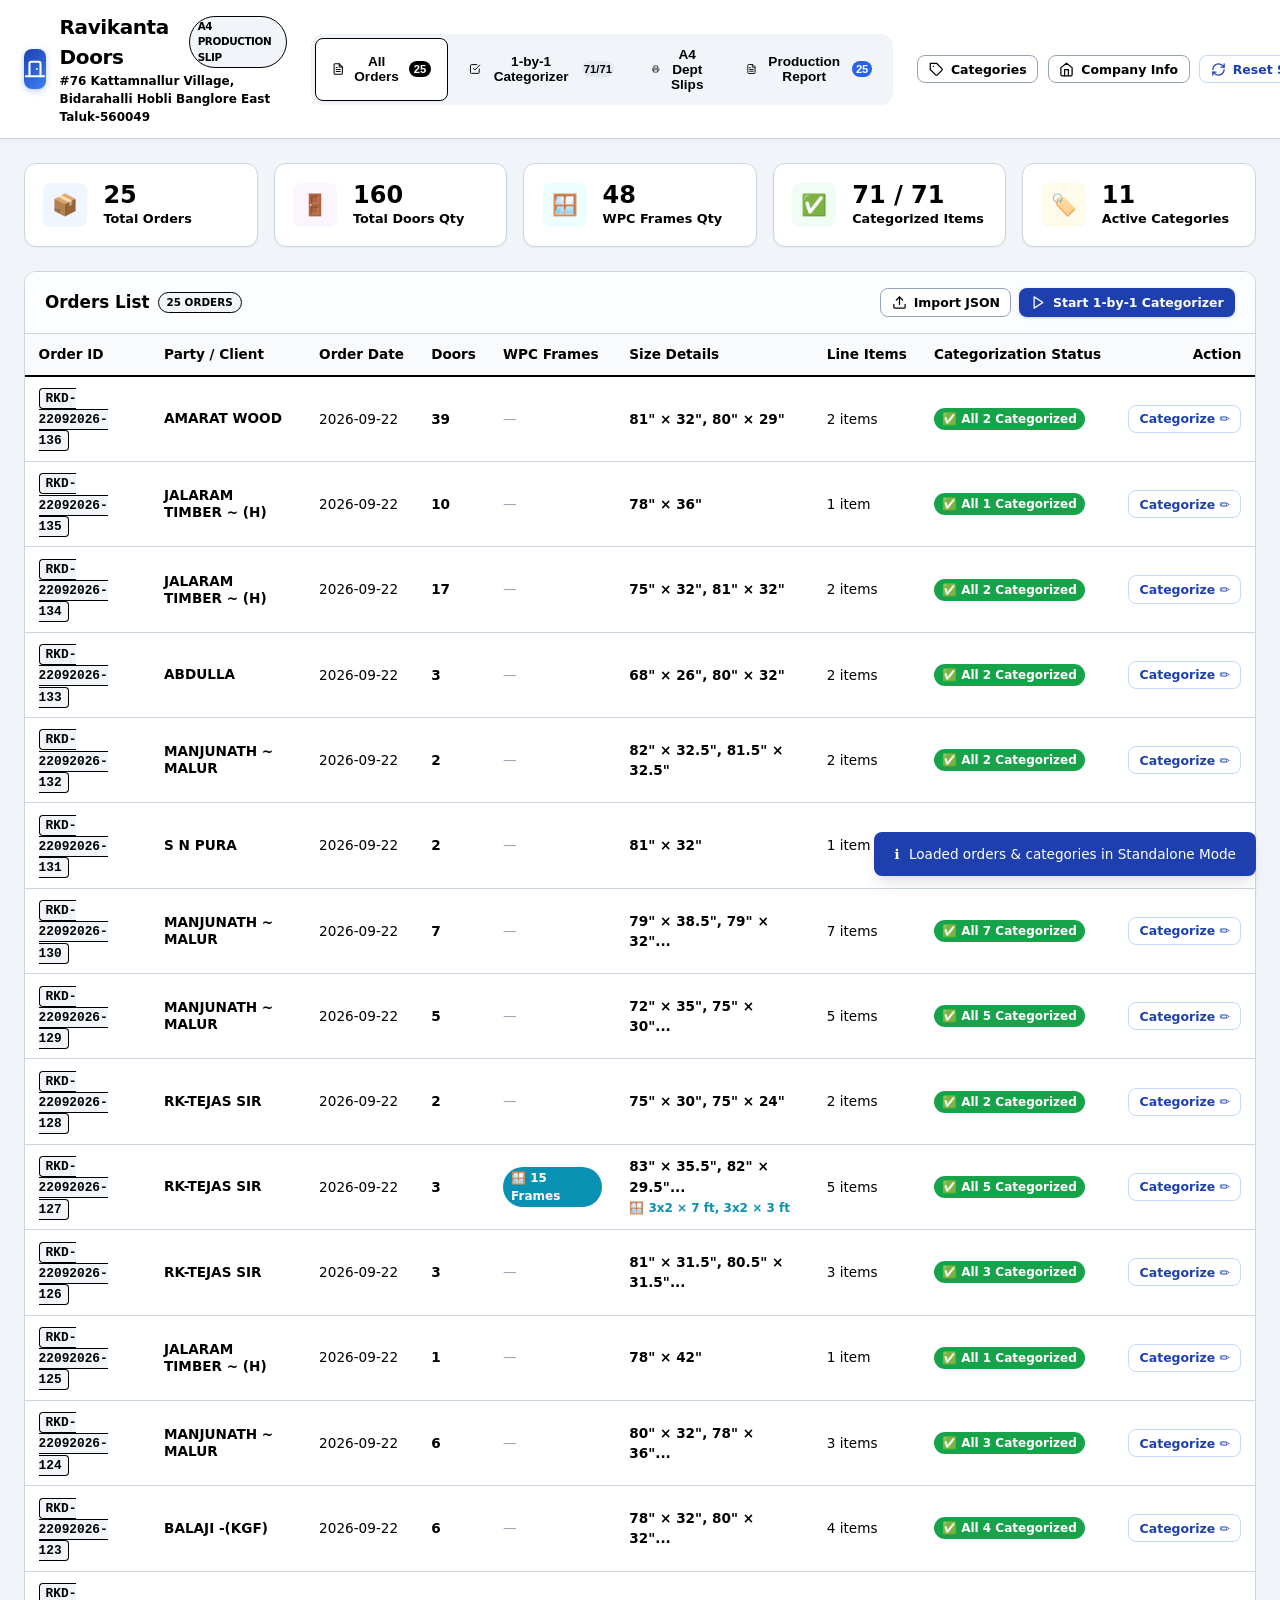
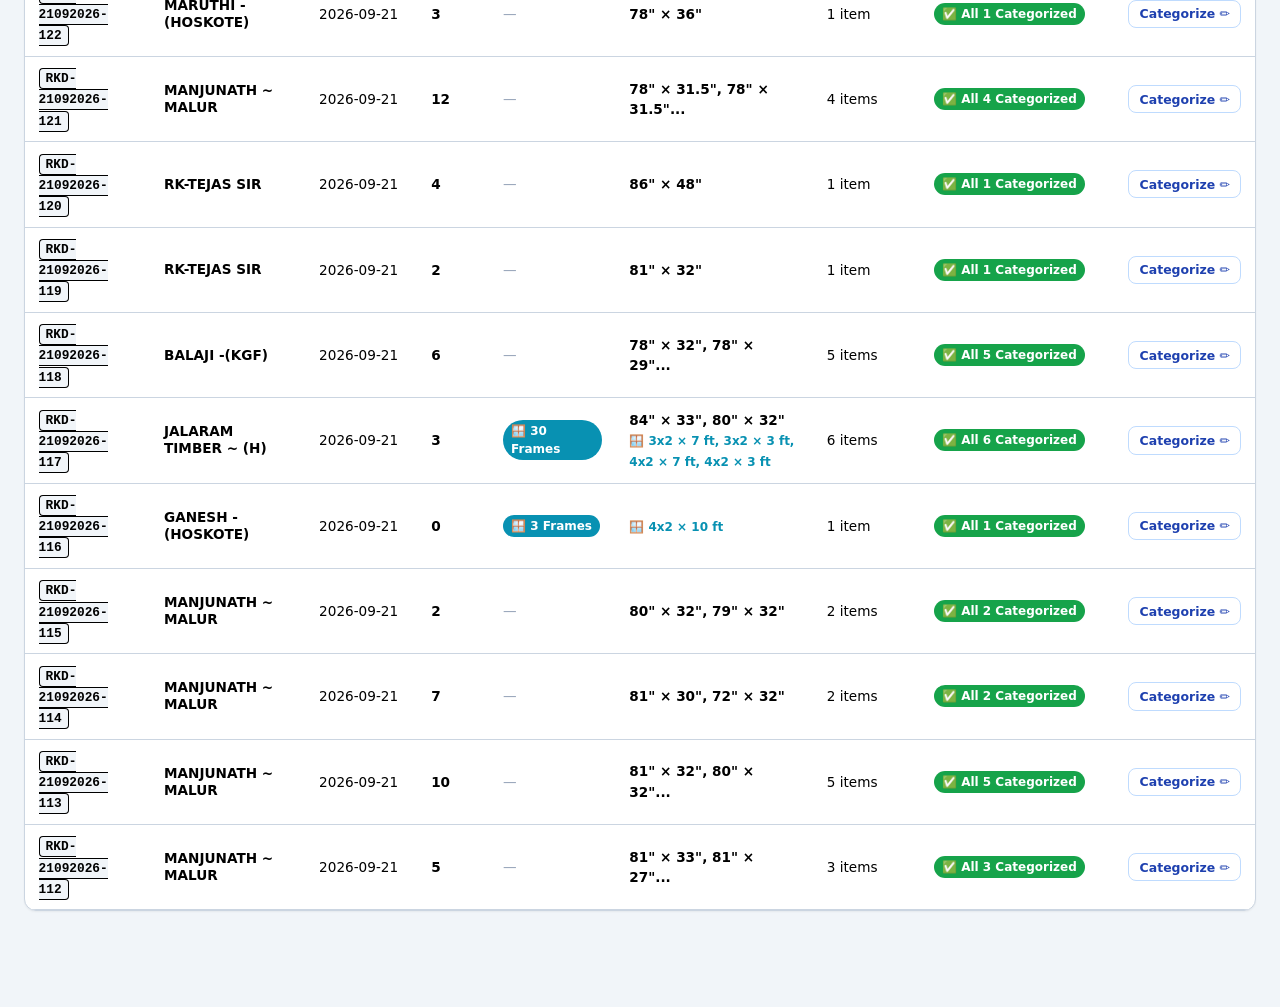
<file: index.html>
<!DOCTYPE html>
<html lang="en">
<head>
  <meta charset="UTF-8">
  <meta name="viewport" content="width=device-width, initial-scale=1.0">
  <meta name="referrer" content="no-referrer-when-downgrade">
  <title>Ravikanta Doors - Production Order Slip Printing</title>
  <link rel="stylesheet" href="css/styles.css">
  <link rel="preconnect" href="https://fonts.googleapis.com">
  <link rel="preconnect" href="https://fonts.gstatic.com" crossorigin>
  <link href="https://fonts.googleapis.com/css2?family=Plus+Jakarta+Sans:wght@400;500;600;700;800&family=JetBrains+Mono:wght@500;700&display=swap" rel="stylesheet">
</head>
<body>

  <!-- ======================================================================
       APPLICATION HEADER (Hidden during print)
       ====================================================================== -->
  <header class="app-header">
    <div class="header-inner">
      <div class="brand-group">
        <div class="brand-logo-icon">
          <!-- Door Icon -->
          <svg width="22" height="22" viewBox="0 0 24 24" fill="none" stroke="currentColor" stroke-width="2.2" stroke-linecap="round" stroke-linejoin="round">
            <path d="M18 20V6a2 2 0 0 0-2-2H8a2 2 0 0 0-2 2v14"></path>
            <path d="M2 20h20"></path>
            <path d="M14 12v.01"></path>
          </svg>
        </div>
        <div class="brand-info">
          <h1>
            <span id="headerCompanyName">Ravikanta Doors</span>
            <span class="brand-badge">A4 Production Slip</span>
          </h1>
          <p class="brand-subtitle" id="headerTagline">Order Categorization & Slip Generation System</p>
        </div>
      </div>

      <!-- Navigation Tabs -->
      <nav class="app-nav">
        <button class="nav-tab active" id="tabBtnOrders" onclick="switchView('orders')">
          <svg width="16" height="16" viewBox="0 0 24 24" fill="none" stroke="currentColor" stroke-width="2" stroke-linecap="round" stroke-linejoin="round"><path d="M14 2H6a2 2 0 0 0-2 2v16a2 2 0 0 0 2 2h12a2 2 0 0 0 2-2V8z"></path><polyline points="14 2 14 8 20 8"></polyline><line x1="16" y1="13" x2="8" y2="13"></line><line x1="16" y1="17" x2="8" y2="17"></line><polyline points="10 9 9 9 8 9"></polyline></svg>
          All Orders
          <span class="nav-badge" id="navBadgeOrdersCount">0</span>
        </button>
        <button class="nav-tab" id="tabBtnWizard" onclick="switchView('wizard')">
          <svg width="16" height="16" viewBox="0 0 24 24" fill="none" stroke="currentColor" stroke-width="2" stroke-linecap="round" stroke-linejoin="round"><polyline points="9 11 12 14 22 4"></polyline><path d="M21 12v7a2 2 0 0 1-2 2H5a2 2 0 0 1-2-2V5a2 2 0 0 1 2-2h11"></path></svg>
          1-by-1 Categorizer
          <span class="nav-badge" id="navBadgeWizardProgress">0/0</span>
        </button>
        <button class="nav-tab" id="tabBtnPrint" onclick="switchView('print')">
          <svg width="16" height="16" viewBox="0 0 24 24" fill="none" stroke="currentColor" stroke-width="2" stroke-linecap="round" stroke-linejoin="round"><polyline points="6 9 6 2 18 2 18 9"></polyline><path d="M6 18H4a2 2 0 0 1-2-2v-5a2 2 0 0 1 2-2h16a2 2 0 0 1 2 2v5a2 2 0 0 1-2 2h-2"></path><rect x="6" y="14" width="12" height="8"></rect></svg>
          A4 Dept Slips
        </button>
        <button class="nav-tab" id="tabBtnProdReport" onclick="switchView('production-report')">
          <svg width="16" height="16" viewBox="0 0 24 24" fill="none" stroke="currentColor" stroke-width="2" stroke-linecap="round" stroke-linejoin="round"><path d="M14 2H6a2 2 0 0 0-2 2v16a2 2 0 0 0 2 2h12a2 2 0 0 0 2-2V8z"></path><polyline points="14 2 14 8 20 8"></polyline><line x1="16" y1="13" x2="8" y2="13"></line><line x1="16" y1="17" x2="8" y2="17"></line><polyline points="10 9 9 9 8 9"></polyline></svg>
          Production Report
          <span class="nav-badge" id="navBadgeProdReportCount" style="background:#2563eb; color:white;">0</span>
        </button>
      </nav>

      <!-- Quick Action Buttons -->
      <div class="header-actions">
        <button class="btn btn-secondary btn-sm" onclick="openCategoryModal()" title="Manage dynamic categories">
          <svg width="15" height="15" viewBox="0 0 24 24" fill="none" stroke="currentColor" stroke-width="2" stroke-linecap="round" stroke-linejoin="round"><path d="M20.59 13.41l-7.17 7.17a2 2 0 0 1-2.83 0L2 12V2h10l8.59 8.59a2 2 0 0 1 0 2.82z"></path><line x1="7" y1="7" x2="7.01" y2="7"></line></svg>
          Categories
        </button>
        <button class="btn btn-secondary btn-sm" onclick="openCompanyModal()" title="Edit Company Header details">
          <svg width="15" height="15" viewBox="0 0 24 24" fill="none" stroke="currentColor" stroke-width="2" stroke-linecap="round" stroke-linejoin="round"><path d="M3 9l9-7 9 7v11a2 2 0 0 1-2 2H5a2 2 0 0 1-2-2z"></path><polyline points="9 22 9 12 15 12 15 22"></polyline></svg>
          Company Info
        </button>
        <button class="btn btn-outline-primary btn-sm" onclick="resetSampleData()" title="Reload original sample order data">
          <svg width="15" height="15" viewBox="0 0 24 24" fill="none" stroke="currentColor" stroke-width="2" stroke-linecap="round" stroke-linejoin="round"><path d="M3 12a9 9 0 0 1 9-9 9.75 9.75 0 0 1 6.74 2.74L21 8"></path><path d="M21 3v5h-5"></path><path d="M21 12a9 9 0 0 1-9 9 9.75 9.75 0 0 1-6.74-2.74L3 16"></path><path d="M8 16H3v5"></path></svg>
          Reset Sample
        </button>
      </div>
    </div>
  </header>

  <!-- Protocol / Server Status Notice (Visible when opened via file://) -->
  <div id="fileProtocolNotice" class="file-protocol-banner no-print" style="display:none;">
    <div style="display: flex; align-items: center; gap: 8px;">
      <span>⚡ <strong>Standalone Mode:</strong></span>
      <span id="fileProtocolStatusText">Loaded via file:// protocol. Local Storage is active.</span>
    </div>
    <div style="display: flex; align-items: center; gap: 10px;">
      <span style="font-size: 0.76rem; color: #222;">For disk file saving:</span>
      <a href="http://localhost:8080" class="btn-banner-link" target="_blank">Open http://localhost:8080 🚀</a>
    </div>
  </div>

  <!-- ======================================================================
       MAIN CONTENT CONTAINER
       ====================================================================== -->
  <main class="app-container">

    <!-- ====================================================================
         VIEW 1: ALL ORDERS OVERVIEW & IMPORT
         ==================================================================== -->
    <section id="view-orders" class="app-view active">
      <!-- KPI Stats Grid -->
      <div class="overview-stats-grid">
        <div class="stat-card">
          <div class="stat-icon blue">📦</div>
          <div>
            <div class="stat-number" id="statTotalOrders">0</div>
            <div class="stat-label">Total Orders</div>
          </div>
        </div>
        <div class="stat-card">
          <div class="stat-icon purple">🚪</div>
          <div>
            <div class="stat-number" id="statTotalDoors">0</div>
            <div class="stat-label">Total Doors Qty</div>
          </div>
        </div>
        <div class="stat-card">
          <div class="stat-icon cyan" style="background:#ecfeff; color:#0891b2;">🪟</div>
          <div>
            <div class="stat-number" id="statTotalFrames">0</div>
            <div class="stat-label">WPC Frames Qty</div>
          </div>
        </div>
        <div class="stat-card">
          <div class="stat-icon green">✅</div>
          <div>
            <div class="stat-number" id="statCategorizedItems">0</div>
            <div class="stat-label">Categorized Items</div>
          </div>
        </div>
        <div class="stat-card">
          <div class="stat-icon amber">🏷️</div>
          <div>
            <div class="stat-number" id="statTotalCategories">0</div>
            <div class="stat-label">Active Categories</div>
          </div>
        </div>
      </div>

      <!-- Orders Table Panel -->
      <div class="panel-card">
        <div class="panel-header">
          <div class="panel-title">
            <span>Orders List</span>
            <span class="brand-badge" id="orderCountBadge">0 Orders</span>
          </div>
          <div class="panel-actions">
            <button class="btn btn-secondary btn-sm" onclick="openImportModal()">
              <svg width="15" height="15" viewBox="0 0 24 24" fill="none" stroke="currentColor" stroke-width="2" stroke-linecap="round" stroke-linejoin="round"><path d="M21 15v4a2 2 0 0 1-2 2H5a2 2 0 0 1-2-2v-4"></path><polyline points="17 8 12 3 7 8"></polyline><line x1="12" y1="3" x2="12" y2="15"></line></svg>
              Import JSON
            </button>
            <button class="btn btn-primary btn-sm" onclick="startWizardAt(0)">
              <svg width="15" height="15" viewBox="0 0 24 24" fill="none" stroke="currentColor" stroke-width="2" stroke-linecap="round" stroke-linejoin="round"><polygon points="5 3 19 12 5 21 5 3"></polygon></svg>
              Start 1-by-1 Categorizer
            </button>
          </div>
        </div>

        <div class="table-responsive">
          <table class="data-table" id="ordersOverviewTable">
            <thead>
              <tr>
                <th>Order ID</th>
                <th>Party / Client</th>
                <th>Order Date</th>
                <th>Doors</th>
                <th>WPC Frames</th>
                <th>Size Details</th>
                <th>Line Items</th>
                <th>Categorization Status</th>
                <th style="text-align: right;">Action</th>
              </tr>
            </thead>
            <tbody id="ordersOverviewTableBody">
              <!-- Rendered dynamically -->
            </tbody>
          </table>
        </div>
      </div>
    </section>

    <!-- ====================================================================
         VIEW 2: 1-BY-1 ORDER CATEGORIZER (WIZARD)
         ==================================================================== -->
    <section id="view-wizard" class="app-view">
      <!-- Stepper / Progress Card -->
      <div class="wizard-stepper-card">
        <div class="wizard-progress-header">
          <div class="progress-title">
            <span id="wizardStepCounter">Order 1 of 8</span>
            <span class="brand-badge" id="wizardCurrentOrderTitle">RKD-22092026-136</span>
          </div>
          <div class="progress-stats" id="wizardOverallStats">
            Overall Categorization: 0% complete
          </div>
        </div>

        <div class="progress-bar-container">
          <div class="progress-bar-fill" id="wizardProgressBar" style="width: 12%;"></div>
        </div>

        <!-- Order Step Pills Selector -->
        <div class="order-order-selector" id="wizardOrderPills">
          <!-- Rendered dynamically -->
        </div>
      </div>

      <!-- Current Order Detail Card -->
      <div class="current-order-card">
        <div class="order-banner-header">
          <div class="order-title-group">
            <h2>
              <span id="currentOrderId">RKD-22092026-136</span>
              <span class="order-badge-pill" id="currentOrderStatus">Confirmed</span>
            </h2>
            <div class="order-meta-chips">
              <span>📅 Date: <strong id="currentOrderDate" style="color:white;">2026-09-22</strong></span>
              <span>🚪 Total Doors: <strong id="currentOrderDoors" style="color:white;">0</strong></span>
              <span id="currentOrderFramesChip" style="display:none; background: rgba(8, 145, 178, 0.35); padding: 2px 8px; border-radius: 4px; border: 1px solid #67e8f9;">🪟 WPC Frames: <strong id="currentOrderFrames" style="color:white;">0</strong></span>
            </div>
          </div>

          <div class="order-party-box">
            <div>
              <div class="party-name-large" id="currentPartyName">AMARAT WOOD</div>
            </div>
          </div>
        </div>

        <!-- Bulk Tools for current order -->
        <div class="order-bulk-tools">
          <div class="bulk-title">
            Assign production department for each door line-item below:
          </div>
          <div class="bulk-actions">
            <span style="font-size: 0.8rem; font-weight: 600; color: var(--slate-500);">Quick Assign All in this Order:</span>
            <select id="quickAssignSelect" class="category-dropdown" style="min-width: 170px;">
              <option value="">-- Choose Department --</option>
            </select>
            <button class="btn btn-secondary btn-sm" onclick="applyCategoryToCurrentOrder()">
              Apply to All Items
            </button>
          </div>
        </div>

        <!-- Line Items Table -->
        <div class="table-responsive">
          <table class="data-table items-table" id="wizardItemsTable">
            <thead>
              <tr>
                <th style="width: 40px; text-align: center;">#</th>
                <th>Size (H×W)</th>
                <th>Design No</th>
                <th>Flush Door Type</th>
                <th>Original Door Type</th>
                <th>Thk</th>
                <th style="text-align: center;">Qty</th>
                <th>Notes</th>
                <th style="min-width: 240px;">Select Department (Required)</th>
              </tr>
            </thead>
            <tbody id="wizardItemsTableBody">
              <!-- Rendered dynamically -->
            </tbody>
          </table>
        </div>

        <!-- Dedicated WPC Frames Container (Shown only when order has frames) -->
        <div id="wizardFramesSection" style="display:none; padding: 1.25rem 1.5rem; background: #f0fdfa; border-top: 2px dashed #99f6e4;">
          <div style="display: flex; align-items: center; justify-content: space-between; margin-bottom: 0.75rem;">
            <div style="font-weight: 800; color: #0f766e; font-size: 0.95rem; display: flex; align-items: center; gap: 8px;">
              <span>🪟 WPC Frames in this Order</span>
              <span class="category-tag" style="background:#0d9488;" id="wizardFramesCountBadge">0 Frames</span>
            </div>
            <div style="font-size: 0.8rem; color: #115e59; font-weight: 600;">
              Assign production department for frames:
            </div>
          </div>
          <div class="table-responsive" style="background: white; border-radius: 6px; border: 1px solid #ccfbf1;">
            <table class="data-table items-table" id="wizardFramesTable">
              <thead>
                <tr>
                  <th style="width: 40px; text-align: center;">#</th>
                  <th>Section</th>
                  <th>Length / Dimensions</th>
                  <th>Frame Type</th>
                  <th style="text-align: center;">Qty</th>
                  <th>Notes</th>
                  <th style="min-width: 240px;">Select Department (Required)</th>
                </tr>
              </thead>
              <tbody id="wizardFramesTableBody">
                <!-- Rendered dynamically -->
              </tbody>
            </table>
          </div>
        </div>
      </div>

      <!-- Navigation & Validation Footer -->
      <div class="wizard-nav-footer">
        <div class="validation-indicator pending" id="wizardValidationIndicator">
          <span id="validationIcon">⚠️</span>
          <span id="validationMessage">Please assign a category to each item before proceeding to next order.</span>
        </div>

        <div class="wizard-nav-buttons">
          <button class="btn btn-secondary" id="btnPrevOrder" onclick="navigateWizard(-1)">
            ← Previous Order
          </button>
          <button class="btn btn-primary" id="btnNextOrder" onclick="navigateWizard(1)">
            Next Order →
          </button>
          <button class="btn btn-success" id="btnFinishWizard" onclick="finishWizardAndPrint()">
            Confirm & Print Slips 🖨️
          </button>
        </div>
      </div>
    </section>

    <!-- ====================================================================
         VIEW 3: CATEGORIZED SLIPS & A4 PRINT PREVIEW
         ==================================================================== -->
    <section id="view-print" class="app-view">
      <!-- Print Controls Bar (Hidden during print) -->
      <div class="print-control-bar no-print">
        <div class="filter-pills-row" id="printCategoryFilterPills">
          <!-- Rendered dynamically -->
        </div>

        <div class="print-actions-group">
          <button class="btn btn-outline-primary btn-sm" id="btnToggleSlipTheme" onclick="toggleSlipTheme()" title="Switch between Reference Image Theme (7 Columns) and Detailed Theme (11 Columns)">
            📷 Theme: Image Style (7-Col)
          </button>

          <button class="btn btn-secondary btn-sm" onclick="switchView('production-report')" title="Open complete factory Production Report">
            📊 Production Report
          </button>

          <div style="display: flex; align-items: center; gap: 6px;">
            <label for="slipDatePicker" style="font-size: 0.8rem; font-weight: 700; color: #000000;">Date:</label>
            <input type="date" id="slipDatePicker" class="form-input" style="padding: 0.35rem 0.55rem; font-size: 0.82rem; width: auto; color: #000000; font-weight: 700; border: 1.5px solid #000000;" onchange="updateSlipDate()">
          </div>

          <button class="btn btn-secondary btn-sm" onclick="printActiveSlip()" title="Print currently selected department slip">
            <svg width="16" height="16" viewBox="0 0 24 24" fill="none" stroke="currentColor" stroke-width="2" stroke-linecap="round" stroke-linejoin="round"><polyline points="6 9 6 2 18 2 18 9"></polyline><path d="M6 18H4a2 2 0 0 1-2-2v-5a2 2 0 0 1 2-2h16a2 2 0 0 1 2 2v5a2 2 0 0 1-2 2h-2"></path><rect x="6" y="14" width="12" height="8"></rect></svg>
            Print Selected Dept Slip
          </button>

          <button class="btn btn-primary btn-sm" onclick="printAllSlips()" title="Print all department slips, each on its own separate A4 page">
            <svg width="16" height="16" viewBox="0 0 24 24" fill="none" stroke="currentColor" stroke-width="2" stroke-linecap="round" stroke-linejoin="round"><polyline points="6 9 6 2 18 2 18 9"></polyline><path d="M6 18H4a2 2 0 0 1-2-2v-5a2 2 0 0 1 2-2h16a2 2 0 0 1 2 2v5a2 2 0 0 1-2 2h-2"></path><rect x="6" y="14" width="12" height="8"></rect></svg>
            Print All Dept Slips (A4)
          </button>
        </div>
      </div>

      <!-- A4 Sheet Viewport Container -->
      <div class="a4-preview-viewport" id="a4SlipsContainer">
        <!-- Rendered dynamically -->
      </div>
    </section>

    <!-- ====================================================================
         VIEW 4: FULL FACTORY PRODUCTION REPORT (A4 PRINT & LAST DIGITS FILTER)
         ==================================================================== -->
    <section id="view-production-report" class="app-view">
      <!-- Production Report Controls Bar (Hidden during print) -->
      <div class="print-control-bar no-print prod-report-bar">
        <div class="prod-report-filters-group">
          <!-- Sort ASC / DESC by Order ID Last Digits -->
          <div class="control-subgroup">
            <span class="control-label">Sort Last Digits:</span>
            <div class="btn-group-toggle">
              <button class="btn-toggle active" id="btnSortAsc" onclick="setProdReportSort('ASC')" title="Sort orders numerically ascending by last digits (e.g. 134, 135, 136)">
                ⬆️ ASC (0→9)
              </button>
              <button class="btn-toggle" id="btnSortDesc" onclick="setProdReportSort('DESC')" title="Sort orders numerically descending by last digits (e.g. 136, 135, 134)">
                ⬇️ DESC (9→0)
              </button>
            </div>
          </div>

          <!-- Filter using Order ID Last Digits -->
          <div class="control-subgroup">
            <span class="control-label">Filter Last Digits:</span>
            <input type="text" id="prodReportLastDigitsInput" class="form-input form-input-compact" placeholder="e.g. 135" oninput="filterProductionReport()" title="Filter orders by trailing digits of Order ID">
          </div>

          <!-- Range Filter -->
          <div class="control-subgroup">
            <span class="control-label">Range:</span>
            <div style="display:flex; align-items:center; gap:4px;">
              <input type="number" id="prodReportFromDigits" class="form-input form-input-compact" style="width:72px;" placeholder="From" oninput="filterProductionReport()" title="From last digits (e.g. 100)">
              <span style="font-weight:700;">-</span>
              <input type="number" id="prodReportToDigits" class="form-input form-input-compact" style="width:72px;" placeholder="To" oninput="filterProductionReport()" title="To last digits (e.g. 200)">
            </div>
          </div>

          <!-- Department Scope -->
          <div class="control-subgroup">
            <span class="control-label">Department:</span>
            <select id="prodReportDeptSelect" class="form-input form-input-compact" style="min-width: 140px;" onchange="changeProdReportDept(this.value)">
              <option value="ALL">All Departments</option>
            </select>
          </div>

          <!-- Reset Filter Button -->
          <button class="btn btn-secondary btn-sm" onclick="resetProdReportFilters()" title="Reset all sorting and filters">
            🔄 Reset
          </button>
        </div>

        <div class="print-actions-group">
          <div style="display: flex; align-items: center; gap: 6px;">
            <label for="prodReportDatePicker" style="font-size: 0.8rem; font-weight: 700; color: #000000;">Date:</label>
            <input type="date" id="prodReportDatePicker" class="form-input" style="padding: 0.35rem 0.55rem; font-size: 0.82rem; width: auto; color: #000000; font-weight: 700; border: 1.5px solid #000000;" onchange="updateProdReportDate(this.value)">
          </div>

          <button class="btn btn-primary btn-sm" onclick="printProductionReport()" title="Print complete factory production report in A4">
            <svg width="16" height="16" viewBox="0 0 24 24" fill="none" stroke="currentColor" stroke-width="2" stroke-linecap="round" stroke-linejoin="round"><polyline points="6 9 6 2 18 2 18 9"></polyline><path d="M6 18H4a2 2 0 0 1-2-2v-5a2 2 0 0 1 2-2h16a2 2 0 0 1 2 2v5a2 2 0 0 1-2 2h-2"></path><rect x="6" y="14" width="12" height="8"></rect></svg>
            Print Production Report (A4) 🖨️
          </button>
        </div>
      </div>

      <!-- A4 Sheet Viewport Container for Production Report -->
      <div class="a4-preview-viewport" id="productionReportContainer">
        <!-- Rendered dynamically -->
      </div>
    </section>

  </main>

  <!-- ======================================================================
       MODAL: CATEGORIES MANAGER
       ====================================================================== -->
  <div class="modal-backdrop" id="modalCategoryManager">
    <div class="modal-card">
      <div class="modal-header">
        <h3 class="modal-title">Dynamic Categories Management</h3>
        <button class="btn-close-modal" onclick="closeCategoryModal()">&times;</button>
      </div>
      <div class="modal-body">
        <div style="margin-bottom: 1.25rem;">
          <h4 style="font-size: 0.9rem; font-weight: 700; margin-bottom: 0.5rem;">Existing Categories</h4>
          <div id="categoryManagerList">
            <!-- Rendered dynamically -->
          </div>
        </div>

        <hr style="border: 0; border-top: 1px solid var(--slate-200); margin: 1.25rem 0;">

        <div>
          <h4 style="font-size: 0.9rem; font-weight: 700; margin-bottom: 0.75rem;">Add New Category</h4>
          <div class="form-group">
            <label class="form-label">Category Name</label>
            <input type="text" id="newCategoryName" class="form-input" placeholder="e.g. Veneer Door, Digital Door">
          </div>
          <div style="display: grid; grid-template-columns: 1fr 1fr; gap: 1rem;">
            <div class="form-group">
              <label class="form-label">Badge Color</label>
              <input type="color" id="newCategoryColor" value="#2563eb" class="form-input" style="height: 38px; padding: 2px;">
            </div>
            <div class="form-group">
              <label class="form-label">Keywords (comma-separated)</label>
              <input type="text" id="newCategoryKeywords" class="form-input" placeholder="e.g. veneer, teak">
            </div>
          </div>
          <button class="btn btn-primary btn-sm" onclick="addNewCategory()">+ Add Category</button>
        </div>
      </div>
      <div class="modal-footer">
        <button class="btn btn-secondary" onclick="closeCategoryModal()">Close</button>
      </div>
    </div>
  </div>

  <!-- ======================================================================
       MODAL: COMPANY PROFILE & HEADER SETTINGS
       ====================================================================== -->
  <div class="modal-backdrop" id="modalCompanySettings">
    <div class="modal-card">
      <div class="modal-header">
        <h3 class="modal-title">Company Header & GSTIN Settings</h3>
        <button class="btn-close-modal" onclick="closeCompanyModal()">&times;</button>
      </div>
      <div class="modal-body">
        <div class="form-group">
          <label class="form-label">Company Name</label>
          <input type="text" id="companyInputName" class="form-input">
        </div>
        <div class="form-group">
          <label class="form-label">Address Line</label>
          <input type="text" id="companyInputAddress" class="form-input">
        </div>
        <div style="display: grid; grid-template-columns: 1fr 1fr; gap: 1rem;">
          <div class="form-group">
            <label class="form-label">Phone Number</label>
            <input type="text" id="companyInputPhone" class="form-input">
          </div>
          <div class="form-group">
            <label class="form-label">GSTIN</label>
            <input type="text" id="companyInputGstin" class="form-input">
          </div>
        </div>
      </div>
      <div class="modal-footer">
        <button class="btn btn-secondary" onclick="closeCompanyModal()">Cancel</button>
        <button class="btn btn-primary" onclick="saveCompanySettings()">Save Settings</button>
      </div>
    </div>
  </div>

  <!-- ======================================================================
       MODAL: IMPORT JSON DATA
       ====================================================================== -->
  <div class="modal-backdrop" id="modalImportJson">
    <div class="modal-card">
      <div class="modal-header">
        <h3 class="modal-title">Import Orders JSON</h3>
        <button class="btn-close-modal" onclick="closeImportModal()">&times;</button>
      </div>
      <div class="modal-body">
        <div class="form-group">
          <label class="form-label">Select JSON File from Computer</label>
          <input type="file" id="jsonFileInput" accept=".json" class="form-input" onchange="handleFileUpload(event)">
        </div>

        <div style="text-align: center; margin: 1rem 0; color: var(--slate-400); font-weight: 600; font-size: 0.8rem;">
          — OR PASTE JSON DIRECTLY —
        </div>

        <div class="form-group">
          <label class="form-label">Paste Orders JSON Array</label>
          <textarea id="jsonPasteInput" class="form-textarea" style="min-height: 140px; font-family: var(--font-mono); font-size: 0.8rem;" placeholder='[ { "id": "...", "orderNumber": "...", ... } ]'></textarea>
        </div>
      </div>
      <div class="modal-footer">
        <button class="btn btn-secondary" onclick="closeImportModal()">Cancel</button>
        <button class="btn btn-primary" onclick="submitPastedJson()">Import Orders</button>
      </div>
    </div>
  </div>

  <!-- Toast Container -->
  <div class="toast-container" id="toastContainer"></div>

  <!-- Embedded Datasets for offline file:/// mode -->
  <script src="js/default_data.js"></script>
  <!-- App Logic -->
  <script src="js/app.js"></script>
</body>
</html>
</file>
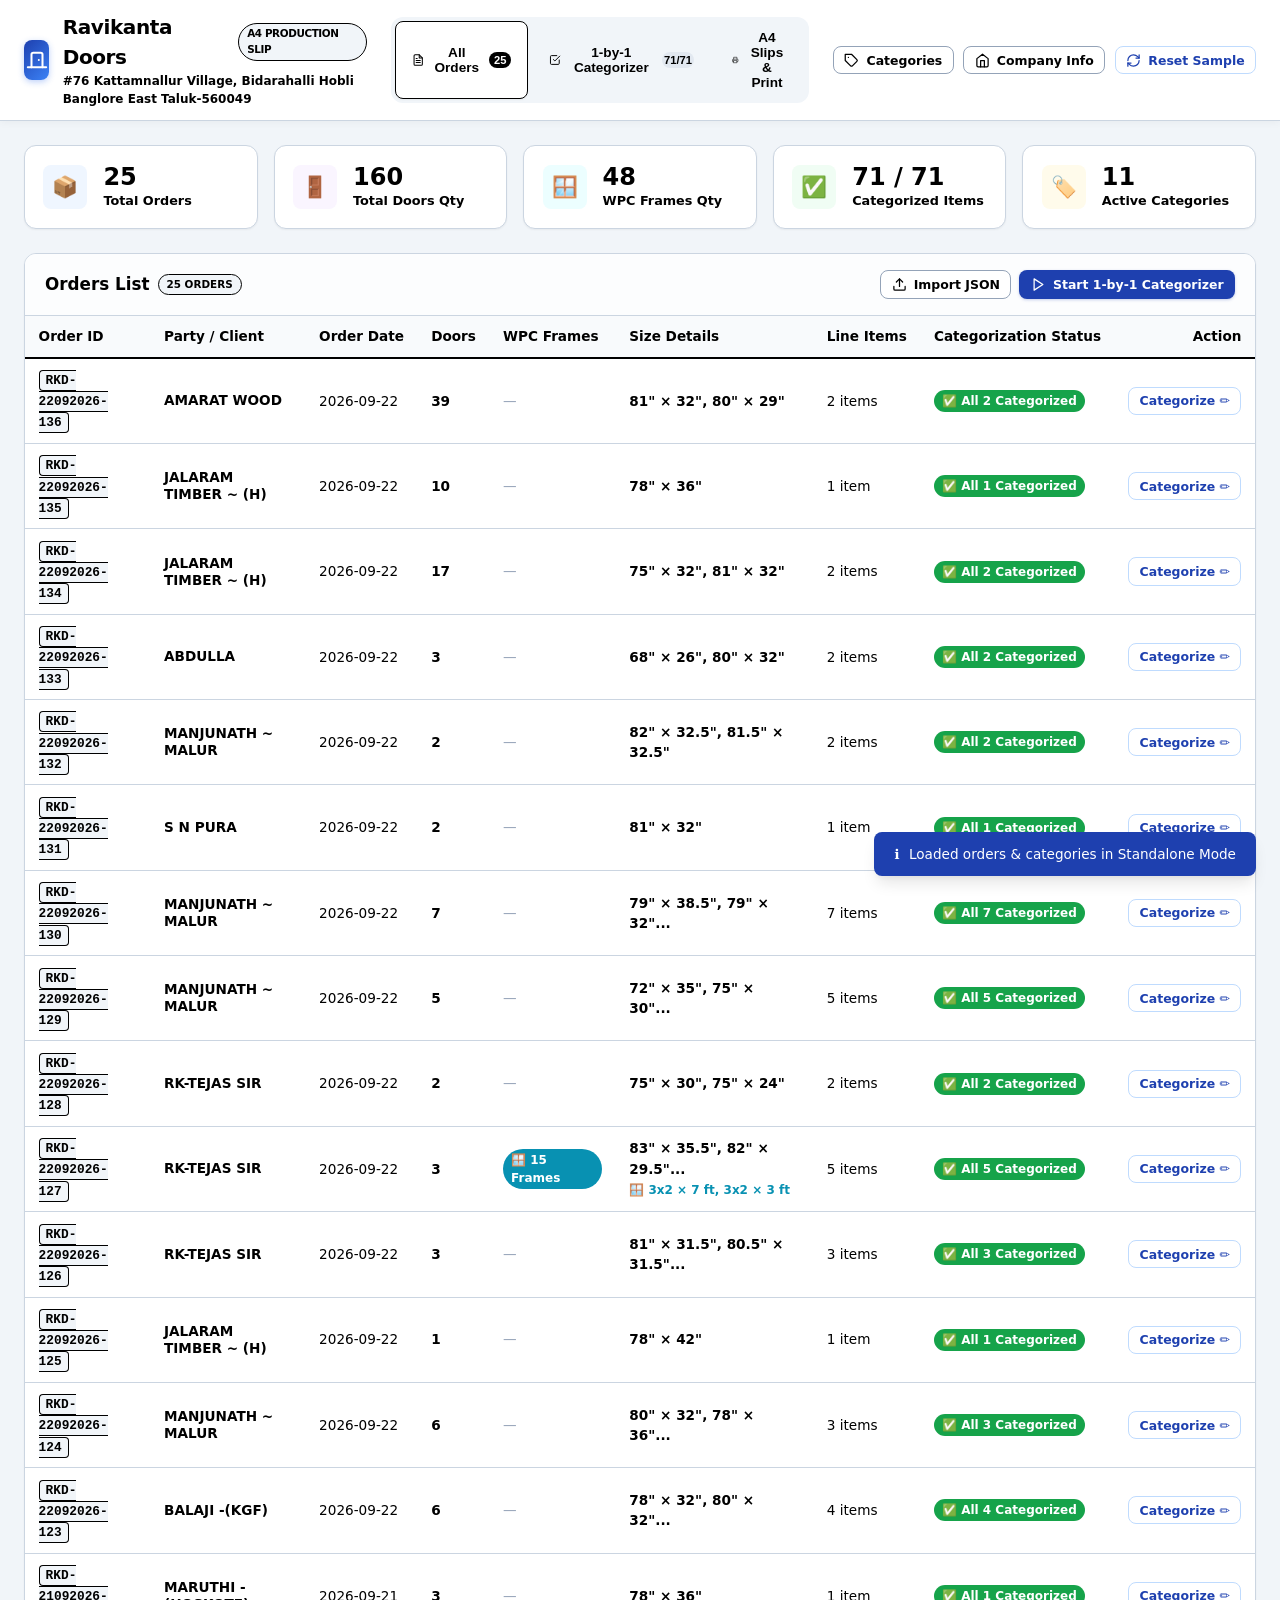
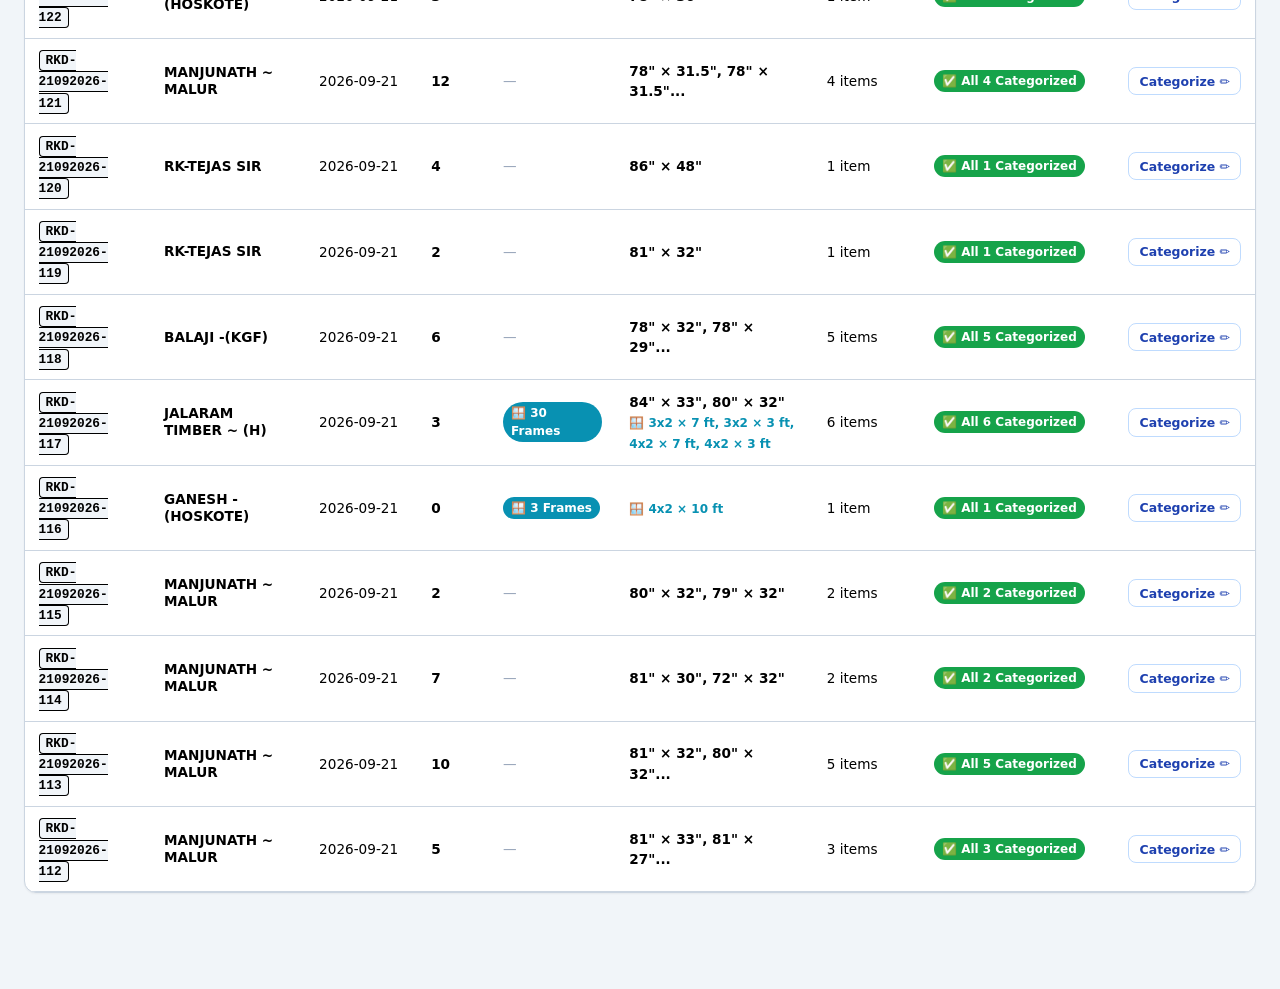
<file: working Version 1/index.html>
<!DOCTYPE html>
<html lang="en">
<head>
  <meta charset="UTF-8">
  <meta name="viewport" content="width=device-width, initial-scale=1.0">
  <meta name="referrer" content="no-referrer-when-downgrade">
  <title>Ravikanta Doors - Production Order Slip Printing</title>
  <link rel="stylesheet" href="css/styles.css">
  <link rel="preconnect" href="https://fonts.googleapis.com">
  <link rel="preconnect" href="https://fonts.gstatic.com" crossorigin>
  <link href="https://fonts.googleapis.com/css2?family=Plus+Jakarta+Sans:wght@400;500;600;700;800&family=JetBrains+Mono:wght@500;700&display=swap" rel="stylesheet">
</head>
<body>

  <!-- ======================================================================
       APPLICATION HEADER (Hidden during print)
       ====================================================================== -->
  <header class="app-header">
    <div class="header-inner">
      <div class="brand-group">
        <div class="brand-logo-icon">
          <!-- Door Icon -->
          <svg width="22" height="22" viewBox="0 0 24 24" fill="none" stroke="currentColor" stroke-width="2.2" stroke-linecap="round" stroke-linejoin="round">
            <path d="M18 20V6a2 2 0 0 0-2-2H8a2 2 0 0 0-2 2v14"></path>
            <path d="M2 20h20"></path>
            <path d="M14 12v.01"></path>
          </svg>
        </div>
        <div class="brand-info">
          <h1>
            <span id="headerCompanyName">Ravikanta Doors</span>
            <span class="brand-badge">A4 Production Slip</span>
          </h1>
          <p class="brand-subtitle" id="headerTagline">Order Categorization & Slip Generation System</p>
        </div>
      </div>

      <!-- Navigation Tabs -->
      <nav class="app-nav">
        <button class="nav-tab active" id="tabBtnOrders" onclick="switchView('orders')">
          <svg width="16" height="16" viewBox="0 0 24 24" fill="none" stroke="currentColor" stroke-width="2" stroke-linecap="round" stroke-linejoin="round"><path d="M14 2H6a2 2 0 0 0-2 2v16a2 2 0 0 0 2 2h12a2 2 0 0 0 2-2V8z"></path><polyline points="14 2 14 8 20 8"></polyline><line x1="16" y1="13" x2="8" y2="13"></line><line x1="16" y1="17" x2="8" y2="17"></line><polyline points="10 9 9 9 8 9"></polyline></svg>
          All Orders
          <span class="nav-badge" id="navBadgeOrdersCount">0</span>
        </button>
        <button class="nav-tab" id="tabBtnWizard" onclick="switchView('wizard')">
          <svg width="16" height="16" viewBox="0 0 24 24" fill="none" stroke="currentColor" stroke-width="2" stroke-linecap="round" stroke-linejoin="round"><polyline points="9 11 12 14 22 4"></polyline><path d="M21 12v7a2 2 0 0 1-2 2H5a2 2 0 0 1-2-2V5a2 2 0 0 1 2-2h11"></path></svg>
          1-by-1 Categorizer
          <span class="nav-badge" id="navBadgeWizardProgress">0/0</span>
        </button>
        <button class="nav-tab" id="tabBtnPrint" onclick="switchView('print')">
          <svg width="16" height="16" viewBox="0 0 24 24" fill="none" stroke="currentColor" stroke-width="2" stroke-linecap="round" stroke-linejoin="round"><polyline points="6 9 6 2 18 2 18 9"></polyline><path d="M6 18H4a2 2 0 0 1-2-2v-5a2 2 0 0 1 2-2h16a2 2 0 0 1 2 2v5a2 2 0 0 1-2 2h-2"></path><rect x="6" y="14" width="12" height="8"></rect></svg>
          A4 Slips & Print
        </button>
      </nav>

      <!-- Quick Action Buttons -->
      <div class="header-actions">
        <button class="btn btn-secondary btn-sm" onclick="openCategoryModal()" title="Manage dynamic categories">
          <svg width="15" height="15" viewBox="0 0 24 24" fill="none" stroke="currentColor" stroke-width="2" stroke-linecap="round" stroke-linejoin="round"><path d="M20.59 13.41l-7.17 7.17a2 2 0 0 1-2.83 0L2 12V2h10l8.59 8.59a2 2 0 0 1 0 2.82z"></path><line x1="7" y1="7" x2="7.01" y2="7"></line></svg>
          Categories
        </button>
        <button class="btn btn-secondary btn-sm" onclick="openCompanyModal()" title="Edit Company Header details">
          <svg width="15" height="15" viewBox="0 0 24 24" fill="none" stroke="currentColor" stroke-width="2" stroke-linecap="round" stroke-linejoin="round"><path d="M3 9l9-7 9 7v11a2 2 0 0 1-2 2H5a2 2 0 0 1-2-2z"></path><polyline points="9 22 9 12 15 12 15 22"></polyline></svg>
          Company Info
        </button>
        <button class="btn btn-outline-primary btn-sm" onclick="resetSampleData()" title="Reload original sample order data">
          <svg width="15" height="15" viewBox="0 0 24 24" fill="none" stroke="currentColor" stroke-width="2" stroke-linecap="round" stroke-linejoin="round"><path d="M3 12a9 9 0 0 1 9-9 9.75 9.75 0 0 1 6.74 2.74L21 8"></path><path d="M21 3v5h-5"></path><path d="M21 12a9 9 0 0 1-9 9 9.75 9.75 0 0 1-6.74-2.74L3 16"></path><path d="M8 16H3v5"></path></svg>
          Reset Sample
        </button>
      </div>
    </div>
  </header>

  <!-- Protocol / Server Status Notice (Visible when opened via file://) -->
  <div id="fileProtocolNotice" class="file-protocol-banner no-print" style="display:none;">
    <div style="display: flex; align-items: center; gap: 8px;">
      <span>⚡ <strong>Standalone Mode:</strong></span>
      <span id="fileProtocolStatusText">Loaded via file:// protocol. Local Storage is active.</span>
    </div>
    <div style="display: flex; align-items: center; gap: 10px;">
      <span style="font-size: 0.76rem; color: #222;">For disk file saving:</span>
      <a href="http://localhost:8080" class="btn-banner-link" target="_blank">Open http://localhost:8080 🚀</a>
    </div>
  </div>

  <!-- ======================================================================
       MAIN CONTENT CONTAINER
       ====================================================================== -->
  <main class="app-container">

    <!-- ====================================================================
         VIEW 1: ALL ORDERS OVERVIEW & IMPORT
         ==================================================================== -->
    <section id="view-orders" class="app-view active">
      <!-- KPI Stats Grid -->
      <div class="overview-stats-grid">
        <div class="stat-card">
          <div class="stat-icon blue">📦</div>
          <div>
            <div class="stat-number" id="statTotalOrders">0</div>
            <div class="stat-label">Total Orders</div>
          </div>
        </div>
        <div class="stat-card">
          <div class="stat-icon purple">🚪</div>
          <div>
            <div class="stat-number" id="statTotalDoors">0</div>
            <div class="stat-label">Total Doors Qty</div>
          </div>
        </div>
        <div class="stat-card">
          <div class="stat-icon cyan" style="background:#ecfeff; color:#0891b2;">🪟</div>
          <div>
            <div class="stat-number" id="statTotalFrames">0</div>
            <div class="stat-label">WPC Frames Qty</div>
          </div>
        </div>
        <div class="stat-card">
          <div class="stat-icon green">✅</div>
          <div>
            <div class="stat-number" id="statCategorizedItems">0</div>
            <div class="stat-label">Categorized Items</div>
          </div>
        </div>
        <div class="stat-card">
          <div class="stat-icon amber">🏷️</div>
          <div>
            <div class="stat-number" id="statTotalCategories">0</div>
            <div class="stat-label">Active Categories</div>
          </div>
        </div>
      </div>

      <!-- Orders Table Panel -->
      <div class="panel-card">
        <div class="panel-header">
          <div class="panel-title">
            <span>Orders List</span>
            <span class="brand-badge" id="orderCountBadge">0 Orders</span>
          </div>
          <div class="panel-actions">
            <button class="btn btn-secondary btn-sm" onclick="openImportModal()">
              <svg width="15" height="15" viewBox="0 0 24 24" fill="none" stroke="currentColor" stroke-width="2" stroke-linecap="round" stroke-linejoin="round"><path d="M21 15v4a2 2 0 0 1-2 2H5a2 2 0 0 1-2-2v-4"></path><polyline points="17 8 12 3 7 8"></polyline><line x1="12" y1="3" x2="12" y2="15"></line></svg>
              Import JSON
            </button>
            <button class="btn btn-primary btn-sm" onclick="startWizardAt(0)">
              <svg width="15" height="15" viewBox="0 0 24 24" fill="none" stroke="currentColor" stroke-width="2" stroke-linecap="round" stroke-linejoin="round"><polygon points="5 3 19 12 5 21 5 3"></polygon></svg>
              Start 1-by-1 Categorizer
            </button>
          </div>
        </div>

        <div class="table-responsive">
          <table class="data-table" id="ordersOverviewTable">
            <thead>
              <tr>
                <th>Order ID</th>
                <th>Party / Client</th>
                <th>Order Date</th>
                <th>Doors</th>
                <th>WPC Frames</th>
                <th>Size Details</th>
                <th>Line Items</th>
                <th>Categorization Status</th>
                <th style="text-align: right;">Action</th>
              </tr>
            </thead>
            <tbody id="ordersOverviewTableBody">
              <!-- Rendered dynamically -->
            </tbody>
          </table>
        </div>
      </div>
    </section>

    <!-- ====================================================================
         VIEW 2: 1-BY-1 ORDER CATEGORIZER (WIZARD)
         ==================================================================== -->
    <section id="view-wizard" class="app-view">
      <!-- Stepper / Progress Card -->
      <div class="wizard-stepper-card">
        <div class="wizard-progress-header">
          <div class="progress-title">
            <span id="wizardStepCounter">Order 1 of 8</span>
            <span class="brand-badge" id="wizardCurrentOrderTitle">RKD-22092026-136</span>
          </div>
          <div class="progress-stats" id="wizardOverallStats">
            Overall Categorization: 0% complete
          </div>
        </div>

        <div class="progress-bar-container">
          <div class="progress-bar-fill" id="wizardProgressBar" style="width: 12%;"></div>
        </div>

        <!-- Order Step Pills Selector -->
        <div class="order-order-selector" id="wizardOrderPills">
          <!-- Rendered dynamically -->
        </div>
      </div>

      <!-- Current Order Detail Card -->
      <div class="current-order-card">
        <div class="order-banner-header">
          <div class="order-title-group">
            <h2>
              <span id="currentOrderId">RKD-22092026-136</span>
              <span class="order-badge-pill" id="currentOrderStatus">Confirmed</span>
            </h2>
            <div class="order-meta-chips">
              <span>📅 Date: <strong id="currentOrderDate" style="color:white;">2026-09-22</strong></span>
              <span>🚪 Total Doors: <strong id="currentOrderDoors" style="color:white;">0</strong></span>
              <span id="currentOrderFramesChip" style="display:none; background: rgba(8, 145, 178, 0.35); padding: 2px 8px; border-radius: 4px; border: 1px solid #67e8f9;">🪟 WPC Frames: <strong id="currentOrderFrames" style="color:white;">0</strong></span>
            </div>
          </div>

          <div class="order-party-box">
            <div>
              <div class="party-name-large" id="currentPartyName">AMARAT WOOD</div>
            </div>
          </div>
        </div>

        <!-- Bulk Tools for current order -->
        <div class="order-bulk-tools">
          <div class="bulk-title">
            Assign production department for each door line-item below:
          </div>
          <div class="bulk-actions">
            <span style="font-size: 0.8rem; font-weight: 600; color: var(--slate-500);">Quick Assign All in this Order:</span>
            <select id="quickAssignSelect" class="category-dropdown" style="min-width: 170px;">
              <option value="">-- Choose Department --</option>
            </select>
            <button class="btn btn-secondary btn-sm" onclick="applyCategoryToCurrentOrder()">
              Apply to All Items
            </button>
          </div>
        </div>

        <!-- Line Items Table -->
        <div class="table-responsive">
          <table class="data-table items-table" id="wizardItemsTable">
            <thead>
              <tr>
                <th style="width: 40px; text-align: center;">#</th>
                <th>Size (H×W)</th>
                <th>Design No</th>
                <th>Flush Door Type</th>
                <th>Original Door Type</th>
                <th>Thk</th>
                <th style="text-align: center;">Qty</th>
                <th>Notes</th>
                <th style="min-width: 240px;">Select Department (Required)</th>
              </tr>
            </thead>
            <tbody id="wizardItemsTableBody">
              <!-- Rendered dynamically -->
            </tbody>
          </table>
        </div>

        <!-- Dedicated WPC Frames Container (Shown only when order has frames) -->
        <div id="wizardFramesSection" style="display:none; padding: 1.25rem 1.5rem; background: #f0fdfa; border-top: 2px dashed #99f6e4;">
          <div style="display: flex; align-items: center; justify-content: space-between; margin-bottom: 0.75rem;">
            <div style="font-weight: 800; color: #0f766e; font-size: 0.95rem; display: flex; align-items: center; gap: 8px;">
              <span>🪟 WPC Frames in this Order</span>
              <span class="category-tag" style="background:#0d9488;" id="wizardFramesCountBadge">0 Frames</span>
            </div>
            <div style="font-size: 0.8rem; color: #115e59; font-weight: 600;">
              Assign production department for frames:
            </div>
          </div>
          <div class="table-responsive" style="background: white; border-radius: 6px; border: 1px solid #ccfbf1;">
            <table class="data-table items-table" id="wizardFramesTable">
              <thead>
                <tr>
                  <th style="width: 40px; text-align: center;">#</th>
                  <th>Section</th>
                  <th>Length / Dimensions</th>
                  <th>Frame Type</th>
                  <th style="text-align: center;">Qty</th>
                  <th>Notes</th>
                  <th style="min-width: 240px;">Select Department (Required)</th>
                </tr>
              </thead>
              <tbody id="wizardFramesTableBody">
                <!-- Rendered dynamically -->
              </tbody>
            </table>
          </div>
        </div>
      </div>

      <!-- Navigation & Validation Footer -->
      <div class="wizard-nav-footer">
        <div class="validation-indicator pending" id="wizardValidationIndicator">
          <span id="validationIcon">⚠️</span>
          <span id="validationMessage">Please assign a category to each item before proceeding to next order.</span>
        </div>

        <div class="wizard-nav-buttons">
          <button class="btn btn-secondary" id="btnPrevOrder" onclick="navigateWizard(-1)">
            ← Previous Order
          </button>
          <button class="btn btn-primary" id="btnNextOrder" onclick="navigateWizard(1)">
            Next Order →
          </button>
          <button class="btn btn-success" id="btnFinishWizard" onclick="finishWizardAndPrint()">
            Confirm & Print Slips 🖨️
          </button>
        </div>
      </div>
    </section>

    <!-- ====================================================================
         VIEW 3: CATEGORIZED SLIPS & A4 PRINT PREVIEW
         ==================================================================== -->
    <section id="view-print" class="app-view">
      <!-- Print Controls Bar (Hidden during print) -->
      <div class="print-control-bar no-print">
        <div class="filter-pills-row" id="printCategoryFilterPills">
          <!-- Rendered dynamically -->
        </div>

        <div class="print-actions-group">
          <div style="display: flex; align-items: center; gap: 6px;">
            <label for="slipDatePicker" style="font-size: 0.8rem; font-weight: 700; color: #000000;">Date:</label>
            <input type="date" id="slipDatePicker" class="form-input" style="padding: 0.35rem 0.55rem; font-size: 0.82rem; width: auto; color: #000000; font-weight: 700; border: 1.5px solid #000000;" onchange="updateSlipDate()">
          </div>

          <button class="btn btn-secondary btn-sm" onclick="printActiveSlip()" title="Print currently selected department slip">
            <svg width="16" height="16" viewBox="0 0 24 24" fill="none" stroke="currentColor" stroke-width="2" stroke-linecap="round" stroke-linejoin="round"><polyline points="6 9 6 2 18 2 18 9"></polyline><path d="M6 18H4a2 2 0 0 1-2-2v-5a2 2 0 0 1 2-2h16a2 2 0 0 1 2 2v5a2 2 0 0 1-2 2h-2"></path><rect x="6" y="14" width="12" height="8"></rect></svg>
            Print Selected Dept Slip
          </button>

          <button class="btn btn-primary btn-sm" onclick="printAllSlips()" title="Print all department slips, each on its own separate A4 page">
            <svg width="16" height="16" viewBox="0 0 24 24" fill="none" stroke="currentColor" stroke-width="2" stroke-linecap="round" stroke-linejoin="round"><polyline points="6 9 6 2 18 2 18 9"></polyline><path d="M6 18H4a2 2 0 0 1-2-2v-5a2 2 0 0 1 2-2h16a2 2 0 0 1 2 2v5a2 2 0 0 1-2 2h-2"></path><rect x="6" y="14" width="12" height="8"></rect></svg>
            Print All Department Slips (Multi-Page A4)
          </button>
        </div>
      </div>

      <!-- A4 Sheet Viewport Container -->
      <div class="a4-preview-viewport" id="a4SlipsContainer">
        <!-- Rendered dynamically -->
      </div>
    </section>

  </main>

  <!-- ======================================================================
       MODAL: CATEGORIES MANAGER
       ====================================================================== -->
  <div class="modal-backdrop" id="modalCategoryManager">
    <div class="modal-card">
      <div class="modal-header">
        <h3 class="modal-title">Dynamic Categories Management</h3>
        <button class="btn-close-modal" onclick="closeCategoryModal()">&times;</button>
      </div>
      <div class="modal-body">
        <div style="margin-bottom: 1.25rem;">
          <h4 style="font-size: 0.9rem; font-weight: 700; margin-bottom: 0.5rem;">Existing Categories</h4>
          <div id="categoryManagerList">
            <!-- Rendered dynamically -->
          </div>
        </div>

        <hr style="border: 0; border-top: 1px solid var(--slate-200); margin: 1.25rem 0;">

        <div>
          <h4 style="font-size: 0.9rem; font-weight: 700; margin-bottom: 0.75rem;">Add New Category</h4>
          <div class="form-group">
            <label class="form-label">Category Name</label>
            <input type="text" id="newCategoryName" class="form-input" placeholder="e.g. Veneer Door, Digital Door">
          </div>
          <div style="display: grid; grid-template-columns: 1fr 1fr; gap: 1rem;">
            <div class="form-group">
              <label class="form-label">Badge Color</label>
              <input type="color" id="newCategoryColor" value="#2563eb" class="form-input" style="height: 38px; padding: 2px;">
            </div>
            <div class="form-group">
              <label class="form-label">Keywords (comma-separated)</label>
              <input type="text" id="newCategoryKeywords" class="form-input" placeholder="e.g. veneer, teak">
            </div>
          </div>
          <button class="btn btn-primary btn-sm" onclick="addNewCategory()">+ Add Category</button>
        </div>
      </div>
      <div class="modal-footer">
        <button class="btn btn-secondary" onclick="closeCategoryModal()">Close</button>
      </div>
    </div>
  </div>

  <!-- ======================================================================
       MODAL: COMPANY PROFILE & HEADER SETTINGS
       ====================================================================== -->
  <div class="modal-backdrop" id="modalCompanySettings">
    <div class="modal-card">
      <div class="modal-header">
        <h3 class="modal-title">Company Header & GSTIN Settings</h3>
        <button class="btn-close-modal" onclick="closeCompanyModal()">&times;</button>
      </div>
      <div class="modal-body">
        <div class="form-group">
          <label class="form-label">Company Name</label>
          <input type="text" id="companyInputName" class="form-input">
        </div>
        <div class="form-group">
          <label class="form-label">Address Line</label>
          <input type="text" id="companyInputAddress" class="form-input">
        </div>
        <div style="display: grid; grid-template-columns: 1fr 1fr; gap: 1rem;">
          <div class="form-group">
            <label class="form-label">Phone Number</label>
            <input type="text" id="companyInputPhone" class="form-input">
          </div>
          <div class="form-group">
            <label class="form-label">GSTIN</label>
            <input type="text" id="companyInputGstin" class="form-input">
          </div>
        </div>
      </div>
      <div class="modal-footer">
        <button class="btn btn-secondary" onclick="closeCompanyModal()">Cancel</button>
        <button class="btn btn-primary" onclick="saveCompanySettings()">Save Settings</button>
      </div>
    </div>
  </div>

  <!-- ======================================================================
       MODAL: IMPORT JSON DATA
       ====================================================================== -->
  <div class="modal-backdrop" id="modalImportJson">
    <div class="modal-card">
      <div class="modal-header">
        <h3 class="modal-title">Import Orders JSON</h3>
        <button class="btn-close-modal" onclick="closeImportModal()">&times;</button>
      </div>
      <div class="modal-body">
        <div class="form-group">
          <label class="form-label">Select JSON File from Computer</label>
          <input type="file" id="jsonFileInput" accept=".json" class="form-input" onchange="handleFileUpload(event)">
        </div>

        <div style="text-align: center; margin: 1rem 0; color: var(--slate-400); font-weight: 600; font-size: 0.8rem;">
          — OR PASTE JSON DIRECTLY —
        </div>

        <div class="form-group">
          <label class="form-label">Paste Orders JSON Array</label>
          <textarea id="jsonPasteInput" class="form-textarea" style="min-height: 140px; font-family: var(--font-mono); font-size: 0.8rem;" placeholder='[ { "id": "...", "orderNumber": "...", ... } ]'></textarea>
        </div>
      </div>
      <div class="modal-footer">
        <button class="btn btn-secondary" onclick="closeImportModal()">Cancel</button>
        <button class="btn btn-primary" onclick="submitPastedJson()">Import Orders</button>
      </div>
    </div>
  </div>

  <!-- Toast Container -->
  <div class="toast-container" id="toastContainer"></div>

  <!-- Embedded Datasets for offline file:/// mode -->
  <script src="js/default_data.js"></script>
  <!-- App Logic -->
  <script src="js/app.js"></script>
</body>
</html>
</file>
<file: css/styles.css>
/* ==========================================================================
   Ravikanta Doors - Production Order Slip Printing WebApp
   Design System & Stylesheet (Screen & A4 Print Optimized)
   ========================================================================== */

:root {
  --primary: #1e40af;
  --primary-hover: #1d4ed8;
  --primary-light: #eff6ff;
  --accent: #2563eb;
  --slate-900: #000000;
  --slate-800: #000000;
  --slate-700: #000000;
  --slate-600: #000000;
  --slate-500: #000000;
  --slate-400: #1a1a1a;
  --slate-300: #94a3b8;
  --slate-200: #cbd5e1;
  --slate-100: #f1f5f9;
  --slate-50: #f8fafc;
  --surface: #ffffff;
  --border-color: #000000;
  --success: #16a34a;
  --warning: #d97706;
  --danger: #dc2626;
  --radius-sm: 4px;
  --radius-md: 8px;
  --radius-lg: 12px;
  --radius-xl: 16px;
  --shadow-sm: 0 1px 2px 0 rgba(0, 0, 0, 0.05);
  --shadow-md: 0 4px 6px -1px rgba(0, 0, 0, 0.1), 0 2px 4px -1px rgba(0, 0, 0, 0.06);
  --shadow-lg: 0 10px 15px -3px rgba(0, 0, 0, 0.1), 0 4px 6px -2px rgba(0, 0, 0, 0.05);
  --shadow-xl: 0 20px 25px -5px rgba(0, 0, 0, 0.1), 0 10px 10px -5px rgba(0, 0, 0, 0.04);
  --font-main: 'Segoe UI', system-ui, -apple-system, BlinkMacSystemFont, Roboto, sans-serif;
  --font-mono: 'Consolas', 'Courier New', monospace;
}

* {
  box-sizing: border-box;
  margin: 0;
  padding: 0;
}

body {
  font-family: var(--font-main);
  background-color: #f1f5f9;
  color: #000000;
  line-height: 1.5;
  -webkit-font-smoothing: antialiased;
}

/* ==========================================================================
   APP HEADER & NAVIGATION
   ========================================================================== */
.app-header {
  background: #ffffff;
  border-bottom: 1px solid var(--slate-200);
  position: sticky;
  top: 0;
  z-index: 100;
  box-shadow: 0 2px 8px rgba(0, 0, 0, 0.04);
}

.header-inner {
  max-width: 1440px;
  margin: 0 auto;
  padding: 0.75rem 1.5rem;
  display: flex;
  align-items: center;
  justify-content: space-between;
  gap: 1.5rem;
}

.brand-group {
  display: flex;
  align-items: center;
  gap: 0.85rem;
}

.brand-logo-icon {
  width: 40px;
  height: 40px;
  background: linear-gradient(135deg, #1e40af, #3b82f6);
  color: white;
  border-radius: var(--radius-md);
  display: flex;
  align-items: center;
  justify-content: center;
  font-size: 1.3rem;
  box-shadow: 0 2px 6px rgba(37, 99, 235, 0.3);
}

.brand-info h1 {
  font-size: 1.25rem;
  font-weight: 800;
  color: #000000;
  letter-spacing: -0.02em;
  display: flex;
  align-items: center;
  gap: 0.5rem;
}

.brand-badge {
  font-size: 0.65rem;
  font-weight: 800;
  text-transform: uppercase;
  background: #f1f5f9;
  color: #000000;
  padding: 2px 8px;
  border-radius: 999px;
  border: 1.5px solid #000000;
}

.brand-subtitle {
  font-size: 0.75rem;
  color: #000000;
  font-weight: 600;
}

/* Nav Tabs */
.app-nav {
  display: flex;
  background: var(--slate-100);
  padding: 4px;
  border-radius: var(--radius-lg);
  gap: 4px;
}

.nav-tab {
  display: flex;
  align-items: center;
  gap: 0.45rem;
  padding: 0.5rem 1rem;
  font-size: 0.85rem;
  font-weight: 700;
  color: #000000;
  background: transparent;
  border: 1px solid transparent;
  border-radius: var(--radius-md);
  cursor: pointer;
  transition: all 0.2s ease;
  text-decoration: none;
}

.nav-tab:hover {
  color: #000000;
  background: rgba(255, 255, 255, 0.8);
}

.nav-tab.active {
  background: #ffffff;
  color: #000000;
  border-color: #000000;
  box-shadow: var(--shadow-sm);
}

.nav-badge {
  display: inline-flex;
  align-items: center;
  justify-content: center;
  background: #e2e8f0;
  color: #000000;
  font-size: 0.7rem;
  font-weight: 800;
  padding: 2px 6px;
  border-radius: 999px;
  min-width: 18px;
}

.nav-tab.active .nav-badge {
  background: #000000;
  color: #ffffff;
}

.header-actions {
  display: flex;
  align-items: center;
  gap: 0.6rem;
}

/* File Protocol / Offline Banner */
.file-protocol-banner {
  background: #fffbeb;
  border-bottom: 1.5px solid #000000;
  padding: 6px 1.5rem;
  font-size: 0.80rem;
  font-weight: 700;
  color: #000000;
  display: flex;
  align-items: center;
  justify-content: space-between;
  gap: 12px;
  box-shadow: 0 1px 3px rgba(0, 0, 0, 0.05);
}

.btn-banner-link {
  background: #000000;
  color: #ffffff !important;
  padding: 3px 10px;
  border-radius: 4px;
  text-decoration: none;
  font-size: 0.75rem;
  font-weight: 800;
  white-space: nowrap;
  transition: background 0.15s ease;
}

.btn-banner-link:hover {
  background: #2563eb;
}

/* ==========================================================================
   BUTTONS & CONTROLS
   ========================================================================== */
.btn {
  display: inline-flex;
  align-items: center;
  justify-content: center;
  gap: 0.45rem;
  font-family: inherit;
  font-size: 0.85rem;
  font-weight: 600;
  padding: 0.5rem 0.95rem;
  border-radius: var(--radius-md);
  cursor: pointer;
  transition: all 0.15s ease;
  border: 1px solid transparent;
  white-space: nowrap;
}

.btn-primary {
  background: var(--primary);
  color: white;
  box-shadow: 0 1px 3px rgba(30, 64, 175, 0.25);
}

.btn-primary:hover:not(:disabled) {
  background: var(--primary-hover);
  transform: translateY(-1px);
  box-shadow: 0 3px 6px rgba(30, 64, 175, 0.35);
}

.btn-primary:disabled {
  opacity: 0.5;
  cursor: not-allowed;
  transform: none;
}

.btn-secondary {
  background: #ffffff;
  color: var(--slate-700);
  border-color: var(--slate-300);
}

.btn-secondary:hover:not(:disabled) {
  background: var(--slate-50);
  color: var(--slate-900);
  border-color: var(--slate-400);
}

.btn-outline-primary {
  background: #ffffff;
  color: var(--primary);
  border-color: #bfdbfe;
}

.btn-outline-primary:hover {
  background: #eff6ff;
  border-color: var(--primary);
}

.btn-success {
  background: #16a34a;
  color: white;
}

.btn-success:hover {
  background: #15803d;
}

.btn-danger {
  background: #ef4444;
  color: white;
}

.btn-danger:hover {
  background: #dc2626;
}

.btn-sm {
  padding: 0.35rem 0.65rem;
  font-size: 0.78rem;
}

.btn-lg {
  padding: 0.65rem 1.25rem;
  font-size: 0.95rem;
}

/* ==========================================================================
   APP CONTAINER & VIEWS
   ========================================================================== */
.app-container {
  max-width: 1440px;
  margin: 1.5rem auto;
  padding: 0 1.5rem 3rem;
}

.app-view {
  display: none;
}

.app-view.active {
  display: block;
}

/* ==========================================================================
   VIEW 1: ORDERS OVERVIEW & IMPORT
   ========================================================================== */
.overview-stats-grid {
  display: grid;
  grid-template-columns: repeat(auto-fit, minmax(220px, 1fr));
  gap: 1rem;
  margin-bottom: 1.5rem;
}

.stat-card {
  background: #ffffff;
  border: 1px solid var(--slate-200);
  border-radius: var(--radius-lg);
  padding: 1.15rem;
  box-shadow: var(--shadow-sm);
  display: flex;
  align-items: center;
  gap: 1rem;
}

.stat-icon {
  width: 44px;
  height: 44px;
  border-radius: var(--radius-md);
  display: flex;
  align-items: center;
  justify-content: center;
  font-size: 1.3rem;
}

.stat-icon.blue { background: #eff6ff; color: #1e40af; }
.stat-icon.purple { background: #faf5ff; color: #7c3aed; }
.stat-icon.green { background: #f0fdf4; color: #16a34a; }
.stat-icon.amber { background: #fffbeb; color: #d97706; }

.stat-number {
  font-size: 1.5rem;
  font-weight: 800;
  color: #000000;
  line-height: 1.1;
}

.stat-label {
  font-size: 0.8rem;
  color: #000000;
  font-weight: 600;
}

.panel-card {
  background: #ffffff;
  border: 1px solid var(--slate-200);
  border-radius: var(--radius-lg);
  box-shadow: var(--shadow-sm);
  margin-bottom: 1.5rem;
  overflow: hidden;
}

.panel-header {
  padding: 1rem 1.25rem;
  border-bottom: 1px solid var(--slate-200);
  display: flex;
  align-items: center;
  justify-content: space-between;
  background: #fcfdfe;
}

.panel-title {
  font-size: 1.05rem;
  font-weight: 800;
  color: #000000;
  display: flex;
  align-items: center;
  gap: 0.5rem;
}

.panel-actions {
  display: flex;
  align-items: center;
  gap: 0.5rem;
}

.table-responsive {
  width: 100%;
  overflow-x: auto;
}

.data-table {
  width: 100%;
  border-collapse: collapse;
  font-size: 0.85rem;
  text-align: left;
  color: #000000;
}

.data-table th {
  background: #f8fafc;
  color: #000000;
  font-weight: 800;
  padding: 0.65rem 0.85rem;
  border-bottom: 2px solid #000000;
  white-space: nowrap;
}

.data-table td {
  padding: 0.65rem 0.85rem;
  border-bottom: 1px solid var(--slate-200);
  vertical-align: middle;
  color: #000000;
}

.data-table tbody tr:hover {
  background-color: #f8fafc;
}

.order-id-badge {
  font-family: var(--font-mono);
  font-weight: 800;
  color: #000000;
  background: #f1f5f9;
  border: 1px solid #000000;
  padding: 2px 6px;
  border-radius: 4px;
  font-size: 0.8rem;
}

.party-cell {
  line-height: 1.25;
}

.party-name {
  font-weight: 800;
  color: #000000;
}

.party-phone {
  font-size: 0.75rem;
  color: #000000;
  font-weight: 600;
}

.category-tag {
  display: inline-flex;
  align-items: center;
  gap: 4px;
  padding: 2px 8px;
  border-radius: 999px;
  font-size: 0.75rem;
  font-weight: 600;
  color: white;
}

/* ==========================================================================
   VIEW 2: 1-BY-1 ORDER CATEGORIZER (WIZARD)
   ========================================================================== */
.wizard-stepper-card {
  background: #ffffff;
  border: 1px solid var(--slate-200);
  border-radius: var(--radius-lg);
  padding: 1.25rem 1.5rem;
  box-shadow: var(--shadow-sm);
  margin-bottom: 1.5rem;
}

.wizard-progress-header {
  display: flex;
  align-items: center;
  justify-content: space-between;
  margin-bottom: 0.75rem;
}

.progress-title {
  font-size: 0.95rem;
  font-weight: 700;
  color: var(--slate-800);
  display: flex;
  align-items: center;
  gap: 0.5rem;
}

.progress-stats {
  font-size: 0.85rem;
  font-weight: 600;
  color: var(--slate-500);
}

.progress-bar-container {
  height: 8px;
  background: var(--slate-200);
  border-radius: 999px;
  overflow: hidden;
  margin-bottom: 1rem;
}

.progress-bar-fill {
  height: 100%;
  background: linear-gradient(90deg, #2563eb, #3b82f6);
  border-radius: 999px;
  transition: width 0.3s ease;
}

.order-order-selector {
  display: flex;
  gap: 6px;
  overflow-x: auto;
  padding-bottom: 6px;
}

.order-step-btn {
  padding: 4px 10px;
  border-radius: var(--radius-sm);
  font-size: 0.75rem;
  font-weight: 600;
  background: var(--slate-100);
  color: var(--slate-600);
  border: 1px solid var(--slate-200);
  cursor: pointer;
  white-space: nowrap;
  display: flex;
  align-items: center;
  gap: 4px;
}

.order-step-btn.completed {
  background: #f0fdf4;
  color: #16a34a;
  border-color: #bbf7d0;
}

.order-step-btn.current {
  background: var(--primary);
  color: white;
  border-color: var(--primary);
}

/* Current Order Detail Header */
.current-order-card {
  background: #ffffff;
  border: 2px solid #bfdbfe;
  border-radius: var(--radius-lg);
  box-shadow: var(--shadow-md);
  margin-bottom: 1.5rem;
  overflow: hidden;
}

.order-banner-header {
  background: linear-gradient(135deg, #1e40af, #2563eb);
  color: white;
  padding: 1rem 1.5rem;
  display: flex;
  align-items: center;
  justify-content: space-between;
  flex-wrap: wrap;
  gap: 1rem;
}

.order-title-group h2 {
  font-size: 1.25rem;
  font-weight: 700;
  display: flex;
  align-items: center;
  gap: 0.65rem;
}

.order-badge-pill {
  background: rgba(255, 255, 255, 0.2);
  padding: 2px 8px;
  border-radius: 999px;
  font-size: 0.8rem;
  font-weight: 600;
  border: 1px solid rgba(255, 255, 255, 0.3);
}

.order-party-box {
  display: flex;
  align-items: center;
  gap: 1rem;
  background: rgba(255, 255, 255, 0.12);
  padding: 0.5rem 1rem;
  border-radius: var(--radius-md);
  backdrop-filter: blur(4px);
}

.party-name-large {
  font-weight: 700;
  font-size: 1.05rem;
  letter-spacing: 0.01em;
}

.party-phone-badge {
  font-size: 0.85rem;
  color: #dbeafe;
}

.order-meta-chips {
  display: flex;
  gap: 0.75rem;
  font-size: 0.82rem;
  color: #bfdbfe;
}

.order-bulk-tools {
  background: #f8fafc;
  padding: 0.75rem 1.5rem;
  border-bottom: 1px solid var(--slate-200);
  display: flex;
  align-items: center;
  justify-content: space-between;
  flex-wrap: wrap;
  gap: 0.75rem;
}

.bulk-title {
  font-size: 0.85rem;
  font-weight: 600;
  color: var(--slate-600);
}

.bulk-actions {
  display: flex;
  align-items: center;
  gap: 0.5rem;
}

/* Line Items Table */
.items-table th {
  background: #f1f5f9;
  font-size: 0.8rem;
  text-transform: uppercase;
  letter-spacing: 0.03em;
  color: #000000;
  font-weight: 800;
  border-bottom: 2px solid #000000;
}

.items-table td {
  padding: 0.85rem 0.85rem;
  color: #000000;
  border-bottom: 1px solid var(--slate-200);
}

.item-size-badge {
  font-size: 0.95rem;
  font-weight: 800;
  color: #000000;
}

.item-design {
  font-weight: 800;
  color: #000000;
}

.item-flush {
  font-weight: 800;
  color: #000000;
  font-size: 0.85rem;
}

.item-qty-badge {
  font-size: 1.1rem;
  font-weight: 900;
  color: #000000;
  background: #f1f5f9;
  border: 1.5px solid #000000;
  padding: 2px 10px;
  border-radius: 6px;
  display: inline-block;
}

.category-select-wrapper {
  display: flex;
  flex-direction: column;
  gap: 4px;
}

.category-dropdown {
  padding: 0.45rem 0.75rem;
  font-family: inherit;
  font-size: 0.85rem;
  font-weight: 700;
  border: 1.5px solid #000000;
  border-radius: var(--radius-md);
  background-color: #ffffff;
  color: #000000;
  cursor: pointer;
  outline: none;
  transition: all 0.15s ease;
  min-width: 180px;
}

.category-dropdown:focus {
  border-color: #000000;
  box-shadow: 0 0 0 3px rgba(0, 0, 0, 0.15);
}

.category-dropdown.selected-good {
  border-color: #000000;
  background-color: #f0fdf4;
  color: #000000;
}

.category-dropdown.unselected {
  border-color: #000000;
  background-color: #fffbeb;
  color: #000000;
}

.auto-match-hint {
  font-size: 0.72rem;
  color: #2563eb;
  font-weight: 600;
  display: flex;
  align-items: center;
  gap: 3px;
}

/* Wizard Navigation Bar */
.wizard-nav-footer {
  background: #ffffff;
  border: 1px solid var(--slate-200);
  border-radius: var(--radius-lg);
  padding: 1rem 1.5rem;
  box-shadow: var(--shadow-sm);
  display: flex;
  align-items: center;
  justify-content: space-between;
  flex-wrap: wrap;
  gap: 1rem;
}

.validation-indicator {
  display: flex;
  align-items: center;
  gap: 0.5rem;
  font-size: 0.88rem;
  font-weight: 600;
  padding: 0.5rem 1rem;
  border-radius: var(--radius-md);
}

.validation-indicator.pending {
  background: #fffbeb;
  color: #b45309;
  border: 1px solid #fde68a;
}

.validation-indicator.ready {
  background: #f0fdf4;
  color: #15803d;
  border: 1px solid #bbf7d0;
}

.wizard-nav-buttons {
  display: flex;
  align-items: center;
  gap: 0.75rem;
}

/* ==========================================================================
   VIEW 3: CATEGORIZED SLIPS & A4 PRINT PREVIEW
   ========================================================================== */
.print-control-bar {
  background: #ffffff;
  border: 1px solid var(--slate-200);
  border-radius: var(--radius-lg);
  padding: 1rem 1.25rem;
  box-shadow: var(--shadow-sm);
  margin-bottom: 1.5rem;
  display: flex;
  align-items: center;
  justify-content: space-between;
  flex-wrap: wrap;
  gap: 1rem;
}

.filter-pills-row {
  display: flex;
  align-items: center;
  gap: 0.4rem;
  overflow-x: auto;
  padding-bottom: 4px;
}

.category-filter-pill {
  padding: 0.4rem 0.85rem;
  border-radius: 999px;
  font-size: 0.8rem;
  font-weight: 700;
  border: 1.5px solid #000000;
  background: #ffffff;
  color: #000000;
  cursor: pointer;
  white-space: nowrap;
  transition: all 0.15s ease;
  display: flex;
  align-items: center;
  gap: 6px;
}

.category-filter-pill:hover {
  background: #f1f5f9;
  border-color: #000000;
}

.category-filter-pill.active {
  background: #000000;
  color: #ffffff !important;
  border-color: #000000;
  box-shadow: 0 2px 6px rgba(0, 0, 0, 0.3);
}

.pill-count {
  background: rgba(0, 0, 0, 0.08);
  color: #000000;
  padding: 1px 6px;
  border-radius: 999px;
  font-size: 0.72rem;
  font-weight: 800;
}

.category-filter-pill.active .pill-count {
  background: rgba(255, 255, 255, 0.25);
  color: #ffffff !important;
}

.print-actions-group {
  display: flex;
  align-items: center;
  gap: 0.75rem;
}

/* Print Preview Container */
.a4-preview-viewport {
  display: flex;
  flex-direction: column;
  align-items: center;
  gap: 2rem;
  margin: 1.5rem 0 3rem;
}

/* ==========================================================================
   A4 PRINT SHEET STYLING (EXACT REPLICA OF USER REFERENCE IMAGE)
   ========================================================================== */
.a4-sheet {
  width: 100%;
  max-width: 1100px;
  background: #ffffff;
  border-radius: 4px;
  padding: 18px 24px;
  box-shadow: 0 8px 30px rgba(0, 0, 0, 0.12);
  border: 1.5px solid #000000;
  color: #000000 !important;
  font-family: var(--font-main);
  box-sizing: border-box;
  page-break-after: always;
  break-after: page;
}

.a4-sheet,
.a4-sheet *,
.slip-table,
.slip-table th,
.slip-table td,
.slip-header,
.slip-secondary-bar,
.slip-footer-bar {
  color: #000000 !important;
}

/* 1. Top Header */
.slip-header {
  display: flex;
  justify-content: space-between;
  align-items: flex-start;
  padding-bottom: 8px;
  border-bottom: 2px solid #000000;
  margin-bottom: 8px;
  color: #000000 !important;
}

.slip-header-left {
  display: flex;
  flex-direction: column;
}

.slip-company-row {
  display: flex;
  align-items: center;
  gap: 8px;
}

.slip-door-icon {
  width: 26px;
  height: 26px;
  color: #000000 !important;
  display: inline-flex;
  align-items: center;
  justify-content: center;
}

.slip-door-icon svg {
  stroke: #000000 !important;
}

.slip-door-icon svg circle {
  fill: #000000 !important;
}

.slip-company-name {
  font-size: 1.35rem;
  font-weight: 800;
  color: #000000 !important;
  letter-spacing: -0.01em;
}

.slip-company-details {
  font-size: 0.72rem;
  color: #000000 !important;
  margin-top: 2px;
  font-weight: 600;
  letter-spacing: -0.01em;
}

.slip-header-right {
  display: flex;
  flex-direction: column;
  align-items: flex-end;
  gap: 4px;
}

.slip-header-top-row {
  display: flex;
  align-items: center;
  gap: 8px;
  justify-content: flex-end;
  flex-wrap: wrap;
}

.slip-badge {
  background: #ffffff;
  color: #000000 !important;
  border: 2px solid #000000;
  font-size: 0.82rem;
  font-weight: 900;
  letter-spacing: 0.04em;
  text-transform: uppercase;
  padding: 4px 14px;
  border-radius: 4px;
  white-space: nowrap;
}

.slip-header-date-badge {
  background: #ffffff;
  color: #000000 !important;
  border: 2px solid #000000;
  font-size: 0.82rem;
  font-weight: 800;
  letter-spacing: 0.02em;
  padding: 4px 12px;
  border-radius: 4px;
  white-space: nowrap;
}

.slip-header-date-badge strong {
  font-weight: 900;
  color: #000000 !important;
}

.slip-stats-summary {
  font-size: 0.82rem;
  font-weight: 800;
  color: #000000 !important;
  margin-top: 4px;
}

/* 2. Secondary Bar (Parties Included & Date) */
.slip-secondary-bar { display: none !important; }

.parties-list-text {
  font-weight: 600;
  color: #000000 !important;
  max-width: 70%;
  overflow: hidden;
  text-overflow: ellipsis;
  white-space: nowrap;
}

.parties-list-text strong {
  font-weight: 800;
  color: #000000 !important;
}

.slip-date-doors {
  font-weight: 800;
  color: #000000 !important;
  white-space: nowrap;
}

.slip-date-doors .total-highlight {
  color: #000000 !important;
  font-size: 0.92rem;
  font-weight: 900;
}

/* 3. Production Table - Bulletproof multi-page box & grid lines */
.slip-table {
  width: 100%;
  border-collapse: separate !important;
  border-spacing: 0 !important;
  font-size: 0.74rem;
  color: #000000 !important;
  margin-bottom: 6px;
  border: none !important;
  -webkit-print-color-adjust: exact !important;
  print-color-adjust: exact !important;
}

.slip-table thead {
  display: table-header-group !important;
}

.slip-table tbody {
  display: table-row-group !important;
}
.slip-table tbody td {
  font-size: 0.75rem !important;
  font-weight: 800 !important;
  line-height: 1.25 !important;
}

.slip-table tr {
  page-break-inside: avoid !important;
  break-inside: avoid !important;
}

.slip-table th,
.slip-table td {
  border-left: 1.5px solid #000000 !important;
  border-bottom: 1.5px solid #000000 !important;
  border-top: none !important;
  border-right: none !important;
  padding: 5px 6px;
  vertical-align: middle;
  color: #000000 !important;
  background-clip: padding-box;
  -webkit-print-color-adjust: exact !important;
  print-color-adjust: exact !important;
}

/* Outer box top line (applied to header row on every page) */
.slip-table thead th {
  border-top: 1.5px solid #000000 !important;
  background: #f1f5f9 !important;
  font-weight: 800 !important;
  font-size: 0.75rem !important;
  text-align: left;
  color: #000000 !important;
}

/* Outer box right line (applied to last column on every page) */
.slip-table th:last-child,
.slip-table td:last-child {
  border-right: 1.5px solid #000000 !important;
}

.slip-table th.center,
.slip-table td.center {
  text-align: center;
}

.slip-table th.right,
.slip-table td.right {
  text-align: right;
}

.slip-table .col-idx { width: 24px; text-align: center; font-weight: 800; color: #000000 !important; }
.slip-table .col-order-id { font-weight: 800; color: #000000 !important; white-space: nowrap; }
.slip-table .col-party { max-width: 170px; color: #000000 !important; }
.slip-table .slip-party-name { font-weight: 800; font-size: 0.76rem; color: #000000 !important; }
.slip-table .slip-party-phone { font-size: 0.65rem; color: #000000 !important; font-weight: 600; }
.slip-table .col-size { font-weight: 800; font-size: 0.78rem; white-space: nowrap; color: #000000 !important; }
.slip-table .col-design { font-weight: 800; color: #000000 !important; white-space: nowrap; }
.slip-table .col-flush { font-weight: 800; color: #000000 !important; font-size: 0.73rem; }
.slip-table .col-type { font-size: 0.73rem; font-weight: 700; color: #000000 !important; }
.slip-table .col-thk { white-space: nowrap; font-size: 0.73rem; font-weight: 700; color: #000000 !important; }
.slip-table .col-qty { font-weight: 900; font-size: 0.88rem; text-align: center; color: #000000 !important; }
.slip-table .col-notes { font-size: 0.72rem; color: #000000 !important; font-weight: 600; }
.slip-table .col-cross-dept { font-size: 0.72rem; min-width: 145px; line-height: 1.25; color: #000000 !important; }

.cross-dept-container {
  display: flex;
  flex-direction: column;
  gap: 3px;
}

.cross-dept-pill {
  display: inline-flex;
  align-items: center;
  gap: 4px;
  background: #ffffff;
  color: #000000 !important;
  border: 1.5px solid #000000;
  border-radius: 4px;
  padding: 2px 6px;
  font-size: 0.68rem;
  font-weight: 800;
}

.cross-dept-pill strong {
  color: #000000 !important;
  font-weight: 900;
}

.cross-dept-pill.none {
  background: transparent;
  color: #000000 !important;
  border: none;
  font-weight: 600;
}

/* 4. Table Footer (Grand Total) */
.slip-footer-bar {
  display: flex;
  justify-content: flex-end;
  align-items: center;
  gap: 1.25rem;
  padding: 8px 12px;
  border-top: 2px solid #000000;
  font-size: 0.80rem;
  font-weight: 800;
  color: #000000 !important;
}

.grand-total-text {
  color: #000000 !important;
  font-weight: 800;
}

.grand-total-qty {
  font-size: 1.1rem;
  font-weight: 900;
  color: #000000 !important;
  margin-left: 4px;
}

.grand-total-summary {
  font-size: 0.76rem;
  font-weight: 700;
  color: #000000 !important;
}

/* Empty state */
.empty-state {
  text-align: center;
  padding: 3rem 1rem;
  color: var(--slate-500);
}

.empty-state-icon {
  font-size: 2.5rem;
  margin-bottom: 0.5rem;
  color: var(--slate-400);
}

/* ==========================================================================
   MODALS
   ========================================================================== */
.modal-backdrop {
  position: fixed;
  top: 0;
  left: 0;
  width: 100vw;
  height: 100vh;
  background: rgba(15, 23, 42, 0.55);
  backdrop-filter: blur(4px);
  display: none;
  align-items: center;
  justify-content: center;
  z-index: 1000;
}

.modal-backdrop.open {
  display: flex;
}

.modal-card {
  background: #ffffff;
  border-radius: var(--radius-xl);
  box-shadow: var(--shadow-xl);
  width: 90%;
  max-width: 580px;
  max-height: 85vh;
  display: flex;
  flex-direction: column;
  overflow: hidden;
  animation: modalFadeIn 0.2s ease-out;
}

@keyframes modalFadeIn {
  from { opacity: 0; transform: scale(0.96) translateY(8px); }
  to { opacity: 1; transform: scale(1) translateY(0); }
}

.modal-header {
  padding: 1.15rem 1.5rem;
  border-bottom: 1px solid var(--slate-200);
  display: flex;
  align-items: center;
  justify-content: space-between;
  background: #f8fafc;
}

.modal-title {
  font-size: 1.1rem;
  font-weight: 700;
  color: var(--slate-900);
}

.btn-close-modal {
  background: transparent;
  border: none;
  font-size: 1.25rem;
  color: var(--slate-400);
  cursor: pointer;
}

.btn-close-modal:hover {
  color: var(--slate-700);
}

.modal-body {
  padding: 1.5rem;
  overflow-y: auto;
  flex: 1;
}

.modal-footer {
  padding: 1rem 1.5rem;
  border-top: 1px solid var(--slate-200);
  background: #f8fafc;
  display: flex;
  align-items: center;
  justify-content: flex-end;
  gap: 0.75rem;
}

/* Form Styles */
.form-group {
  margin-bottom: 1.1rem;
}

.form-label {
  display: block;
  font-size: 0.8rem;
  font-weight: 600;
  color: var(--slate-700);
  margin-bottom: 0.35rem;
}

.form-input,
.form-textarea {
  width: 100%;
  padding: 0.55rem 0.85rem;
  font-family: inherit;
  font-size: 0.85rem;
  border: 1px solid var(--slate-300);
  border-radius: var(--radius-md);
  outline: none;
  transition: all 0.15s ease;
}

.form-input:focus,
.form-textarea:focus {
  border-color: var(--primary);
  box-shadow: 0 0 0 3px rgba(37, 99, 235, 0.15);
}

.form-textarea {
  resize: vertical;
  min-height: 80px;
}

.form-hint {
  font-size: 0.72rem;
  color: var(--slate-500);
  margin-top: 0.25rem;
}

.category-pill-item {
  display: flex;
  align-items: center;
  justify-content: space-between;
  padding: 0.5rem 0.75rem;
  background: var(--slate-50);
  border: 1px solid var(--slate-200);
  border-radius: var(--radius-md);
  margin-bottom: 0.5rem;
}

/* Toast Notifications */
.toast-container {
  position: fixed;
  bottom: 1.5rem;
  right: 1.5rem;
  z-index: 2000;
  display: flex;
  flex-direction: column;
  gap: 0.5rem;
}

.toast {
  background: var(--slate-900);
  color: white;
  padding: 0.75rem 1.25rem;
  border-radius: var(--radius-md);
  font-size: 0.85rem;
  font-weight: 500;
  box-shadow: var(--shadow-lg);
  display: flex;
  align-items: center;
  gap: 0.6rem;
  animation: toastSlideIn 0.2s ease-out;
}

.toast.success { background: #16a34a; }
.toast.error { background: #dc2626; }
.toast.info { background: #1e40af; }

@keyframes toastSlideIn {
  from { opacity: 0; transform: translateY(12px); }
  to { opacity: 1; transform: translateY(0); }
}

/* ==========================================================================
   PRODUCTION REPORT & IMAGE THEME STYLING
   ========================================================================== */
.prod-report-bar {
  display: flex;
  align-items: center;
  justify-content: space-between;
  flex-wrap: wrap;
  gap: 12px;
  background: #ffffff;
  padding: 10px 16px;
  border-radius: var(--radius-lg);
  border: 1.5px solid #000000;
  margin-bottom: 1.5rem;
}

.prod-report-filters-group {
  display: flex;
  align-items: center;
  gap: 12px;
  flex-wrap: wrap;
}

.control-subgroup {
  display: flex;
  align-items: center;
  gap: 6px;
}

.control-label {
  font-size: 0.78rem;
  font-weight: 800;
  color: #000000;
  white-space: nowrap;
}

.form-input-compact {
  padding: 0.35rem 0.6rem !important;
  font-size: 0.8rem !important;
  font-weight: 700 !important;
  border: 1.5px solid #000000 !important;
  border-radius: 4px !important;
  color: #000000 !important;
}

.btn-group-toggle {
  display: inline-flex;
  border: 1.5px solid #000000;
  border-radius: 4px;
  overflow: hidden;
}

.btn-toggle {
  background: #ffffff;
  border: none;
  padding: 4px 10px;
  font-size: 0.75rem;
  font-weight: 800;
  color: #000000;
  cursor: pointer;
  transition: all 0.15s ease;
}

.btn-toggle:not(:last-child) {
  border-right: 1.5px solid #000000;
}

.btn-toggle.active {
  background: #000000;
  color: #ffffff !important;
}

/* Reference Image Theme (7 Columns) Table Classes */
.press-title-row td {
  border-top: 1.5px solid #000000 !important;
  border-right: 1.5px solid #000000 !important;
  background: #ffffff !important;
  font-weight: 900 !important;
  text-align: center !important;
  font-size: 0.88rem !important;
  letter-spacing: 0.08em !important;
  padding: 4px 6px !important;
  text-transform: uppercase !important;
}


.order-gap-row td {
  height: 14px !important;
  background: #ffffff !important;
  border-left: 1.5px solid #000000 !important;
  border-right: 1.5px solid #000000 !important;
  border-bottom: 2px solid #000000 !important;
  border-top: none !important;
  padding: 0 !important;
  line-height: 1 !important;
}

.party-group-row td {
  background: #f1f5f9 !important;
  border-right: 1.5px solid #000000 !important;
  text-align: center !important;
  padding: 3.5px 6px !important;
}

.party-group-header {
  display: flex;
  align-items: center;
  justify-content: center;
  gap: 14px;
  width: 100%;
}

.party-group-name {
  font-size: 0.76rem !important;
  font-weight: 800 !important;
  letter-spacing: 0.04em;
  text-transform: uppercase;
  color: #000000 !important;
}

.party-group-orderid {
  font-size: 0.76rem !important;
  font-weight: 800 !important;
  color: #000000 !important;
  letter-spacing: 0.02em;
}

.total-row td {
  font-weight: 900 !important;
  padding: 4px 6px !important;
  background: #ffffff !important;
}

.total-label-cell {
  text-align: right !important;
  font-size: 0.82rem !important;
  font-weight: 900 !important;
  letter-spacing: 0.06em !important;
  color: #000000 !important;
}

.total-qty-cell {
  text-align: center !important;
}

.circled-qty {
  display: inline-block;
  border: 1.8px solid #000000;
  border-radius: 999px;
  padding: 1px 8px;
  font-size: 0.95rem;
  font-weight: 900;
  line-height: 1.25;
  color: #000000 !important;
}

.col-img-idx { width: 34px; text-align: center; font-weight: 800 !important; font-size: 0.75rem !important; }
.col-img-order-no, .col-img-type { min-width: 110px; max-width: 145px; font-weight: 800 !important; font-size: 0.75rem !important; text-align: left; word-break: break-word; text-transform: uppercase; }
.col-img-design { width: 105px; font-weight: 800 !important; font-size: 0.75rem !important; text-align: left; white-space: nowrap; }
.col-img-size { width: 105px; font-weight: 800 !important; font-size: 0.75rem !important; text-align: center; white-space: nowrap; }
.col-img-qty { width: 50px; font-weight: 800 !important; font-size: 0.75rem !important; text-align: center; }
.col-img-finish { min-width: 120px; font-weight: 800 !important; font-size: 0.75rem !important; text-align: left; word-break: break-word; text-transform: uppercase; }
.col-img-custom { font-size: 0.75rem !important; font-weight: 800 !important; text-align: left; color: #000000 !important; }

/* ==========================================================================
   A4 PRINT SPECIFIC RULES (@media print)
   Optimized paper sizes, zero cutouts, portrait layout, maximum space efficiency
   ========================================================================== */
@media print {
  @page {
    size: A4 portrait;
    margin: 6mm 6mm 6mm 6mm;
  }

  html, body {
    background: #ffffff !important;
    color: #000000 !important;
    margin: 0 !important;
    padding: 0 !important;
    width: 100% !important;
    height: auto !important;
    -webkit-print-color-adjust: exact !important;
    print-color-adjust: exact !important;
  }

  /* Hide app shell */
  .app-header,
  .print-control-bar,
  .modal-backdrop,
  .toast-container,
  #view-orders,
  #view-wizard,
  .file-protocol-banner,
  .no-print {
    display: none !important;
  }

  .app-container {
    max-width: 100% !important;
    margin: 0 !important;
    padding: 0 !important;
  }

  /* Selectively display active print view */
  #view-print.active,
  body.printing-dept-slips #view-print {
    display: block !important;
  }
  #view-production-report.active,
  body.printing-prod-report #view-production-report {
    display: block !important;
  }

  body.printing-prod-report #view-print {
    display: none !important;
  }
  body.printing-dept-slips #view-production-report {
    display: none !important;
  }

  .a4-preview-viewport {
    display: block !important;
    margin: 0 !important;
    padding: 0 !important;
    gap: 0 !important;
  }

  .a4-sheet {
    box-shadow: none !important;
    border: none !important;
    margin: 0 !important;
    padding: 0 0 3mm 0 !important;
    width: 100% !important;
    max-width: 100% !important;
    min-height: auto !important;
    height: auto !important;
    page-break-after: always !important;
    break-after: page !important;
    overflow: visible !important;
  }

  .a4-sheet:last-child {
    page-break-after: auto !important;
    break-after: auto !important;
  }

  .a4-sheet,
  .a4-sheet * {
    color: #000000 !important;
    -webkit-print-color-adjust: exact !important;
    print-color-adjust: exact !important;
  }

  .slip-table {
    width: 100% !important;
    border-collapse: separate !important;
    border-spacing: 0 !important;
    border: none !important;
    page-break-inside: auto !important;
    -webkit-print-color-adjust: exact !important;
    print-color-adjust: exact !important;
  }

  .slip-table thead {
    display: table-header-group !important;
  }

  .slip-table tbody {
    display: table-row-group !important;
  }

  .slip-table tr {
    page-break-inside: avoid !important;
    break-inside: avoid !important;
  }

  
  .order-gap-row {
    page-break-inside: avoid !important;
    break-inside: avoid !important;
    page-break-after: avoid !important;
    break-after: avoid !important;
  }

  .order-gap-row td {
    height: 12px !important;
    background: #ffffff !important;
    border-left: 1.5px solid #000000 !important;
    border-right: 1.5px solid #000000 !important;
    border-bottom: 2px solid #000000 !important;
    border-top: none !important;
    padding: 0 !important;
    -webkit-print-color-adjust: exact !important;
    print-color-adjust: exact !important;
  }

  .party-group-row {
    page-break-inside: avoid !important;
    break-inside: avoid !important;
    page-break-after: avoid !important;
    break-after: avoid !important;
  }

  .total-row {
    page-break-inside: avoid !important;
    break-inside: avoid !important;
    page-break-before: avoid !important;
    break-before: avoid !important;
  }

  .slip-table th,
  .slip-table td {
    border-left: 1.5px solid #000000 !important;
    border-bottom: 1.5px solid #000000 !important;
    border-top: none !important;
    border-right: none !important;
    color: #000000 !important;
    background-clip: padding-box !important;
    padding: 3.5px 5px !important;
    font-size: 0.75rem !important;
    font-weight: 800 !important;
    line-height: 1.2 !important;
    -webkit-print-color-adjust: exact !important;
    print-color-adjust: exact !important;
  }

  .slip-table thead th {
    border-top: 1.5px solid #000000 !important;
    background: #e2e8f0 !important;
    font-weight: 800 !important;
    -webkit-print-color-adjust: exact !important;
    print-color-adjust: exact !important;
  }

  .slip-table th:last-child,
  .slip-table td:last-child {
    border-right: 1.5px solid #000000 !important;
  }

  .press-title-row td {
    border-top: 1.5px solid #000000 !important;
    border-right: 1.5px solid #000000 !important;
    background: #ffffff !important;
    font-weight: 900 !important;
    text-align: center !important;
    font-size: 0.88rem !important;
    letter-spacing: 0.08em !important;
    padding: 4px 6px !important;
    -webkit-print-color-adjust: exact !important;
    print-color-adjust: exact !important;
  }

  .party-group-row td {
    background: #f1f5f9 !important;
    border-right: 1.5px solid #000000 !important;
    font-weight: 800 !important;
    text-align: center !important;
    padding: 3.5px 6px !important;
    font-size: 0.76rem !important;
    letter-spacing: 0.04em !important;
    -webkit-print-color-adjust: exact !important;
    print-color-adjust: exact !important;
  }

  .total-row td {
    font-weight: 900 !important;
    padding: 4px 6px !important;
    background: #ffffff !important;
    -webkit-print-color-adjust: exact !important;
    print-color-adjust: exact !important;
  }

  .total-label-cell {
    text-align: right !important;
    font-size: 0.80rem !important;
    font-weight: 900 !important;
    letter-spacing: 0.05em !important;
  }

  .total-qty-cell {
    text-align: center !important;
  }

  .circled-qty {
    display: inline-block !important;
    border: 1.8px solid #000000 !important;
    border-radius: 999px !important;
    padding: 0 6px !important;
    font-size: 0.92rem !important;
    font-weight: 900 !important;
    line-height: 1.25 !important;
  }

  .slip-header {
    border-bottom: 2px solid #000000 !important;
  }

  .slip-secondary-bar { display: none !important; }

  .slip-badge,
  .slip-header-date-badge {
    background: #ffffff !important;
    color: #000000 !important;
    border: 2px solid #000000 !important;
    -webkit-print-color-adjust: exact !important;
    print-color-adjust: exact !important;
  }

  .slip-footer-bar {
    border-top: 2px solid #000000 !important;
    color: #000000 !important;
  }
}
</file>
<file: working Version 1/css/styles.css>
/* ==========================================================================
   Ravikanta Doors - Production Order Slip Printing WebApp
   Design System & Stylesheet (Screen & A4 Print Optimized)
   ========================================================================== */

:root {
  --primary: #1e40af;
  --primary-hover: #1d4ed8;
  --primary-light: #eff6ff;
  --accent: #2563eb;
  --slate-900: #000000;
  --slate-800: #000000;
  --slate-700: #000000;
  --slate-600: #000000;
  --slate-500: #000000;
  --slate-400: #1a1a1a;
  --slate-300: #94a3b8;
  --slate-200: #cbd5e1;
  --slate-100: #f1f5f9;
  --slate-50: #f8fafc;
  --surface: #ffffff;
  --border-color: #000000;
  --success: #16a34a;
  --warning: #d97706;
  --danger: #dc2626;
  --radius-sm: 4px;
  --radius-md: 8px;
  --radius-lg: 12px;
  --radius-xl: 16px;
  --shadow-sm: 0 1px 2px 0 rgba(0, 0, 0, 0.05);
  --shadow-md: 0 4px 6px -1px rgba(0, 0, 0, 0.1), 0 2px 4px -1px rgba(0, 0, 0, 0.06);
  --shadow-lg: 0 10px 15px -3px rgba(0, 0, 0, 0.1), 0 4px 6px -2px rgba(0, 0, 0, 0.05);
  --shadow-xl: 0 20px 25px -5px rgba(0, 0, 0, 0.1), 0 10px 10px -5px rgba(0, 0, 0, 0.04);
  --font-main: 'Segoe UI', system-ui, -apple-system, BlinkMacSystemFont, Roboto, sans-serif;
  --font-mono: 'Consolas', 'Courier New', monospace;
}

* {
  box-sizing: border-box;
  margin: 0;
  padding: 0;
}

body {
  font-family: var(--font-main);
  background-color: #f1f5f9;
  color: #000000;
  line-height: 1.5;
  -webkit-font-smoothing: antialiased;
}

/* ==========================================================================
   APP HEADER & NAVIGATION
   ========================================================================== */
.app-header {
  background: #ffffff;
  border-bottom: 1px solid var(--slate-200);
  position: sticky;
  top: 0;
  z-index: 100;
  box-shadow: 0 2px 8px rgba(0, 0, 0, 0.04);
}

.header-inner {
  max-width: 1440px;
  margin: 0 auto;
  padding: 0.75rem 1.5rem;
  display: flex;
  align-items: center;
  justify-content: space-between;
  gap: 1.5rem;
}

.brand-group {
  display: flex;
  align-items: center;
  gap: 0.85rem;
}

.brand-logo-icon {
  width: 40px;
  height: 40px;
  background: linear-gradient(135deg, #1e40af, #3b82f6);
  color: white;
  border-radius: var(--radius-md);
  display: flex;
  align-items: center;
  justify-content: center;
  font-size: 1.3rem;
  box-shadow: 0 2px 6px rgba(37, 99, 235, 0.3);
}

.brand-info h1 {
  font-size: 1.25rem;
  font-weight: 800;
  color: #000000;
  letter-spacing: -0.02em;
  display: flex;
  align-items: center;
  gap: 0.5rem;
}

.brand-badge {
  font-size: 0.65rem;
  font-weight: 800;
  text-transform: uppercase;
  background: #f1f5f9;
  color: #000000;
  padding: 2px 8px;
  border-radius: 999px;
  border: 1.5px solid #000000;
}

.brand-subtitle {
  font-size: 0.75rem;
  color: #000000;
  font-weight: 600;
}

/* Nav Tabs */
.app-nav {
  display: flex;
  background: var(--slate-100);
  padding: 4px;
  border-radius: var(--radius-lg);
  gap: 4px;
}

.nav-tab {
  display: flex;
  align-items: center;
  gap: 0.45rem;
  padding: 0.5rem 1rem;
  font-size: 0.85rem;
  font-weight: 700;
  color: #000000;
  background: transparent;
  border: 1px solid transparent;
  border-radius: var(--radius-md);
  cursor: pointer;
  transition: all 0.2s ease;
  text-decoration: none;
}

.nav-tab:hover {
  color: #000000;
  background: rgba(255, 255, 255, 0.8);
}

.nav-tab.active {
  background: #ffffff;
  color: #000000;
  border-color: #000000;
  box-shadow: var(--shadow-sm);
}

.nav-badge {
  display: inline-flex;
  align-items: center;
  justify-content: center;
  background: #e2e8f0;
  color: #000000;
  font-size: 0.7rem;
  font-weight: 800;
  padding: 2px 6px;
  border-radius: 999px;
  min-width: 18px;
}

.nav-tab.active .nav-badge {
  background: #000000;
  color: #ffffff;
}

.header-actions {
  display: flex;
  align-items: center;
  gap: 0.6rem;
}

/* File Protocol / Offline Banner */
.file-protocol-banner {
  background: #fffbeb;
  border-bottom: 1.5px solid #000000;
  padding: 6px 1.5rem;
  font-size: 0.80rem;
  font-weight: 700;
  color: #000000;
  display: flex;
  align-items: center;
  justify-content: space-between;
  gap: 12px;
  box-shadow: 0 1px 3px rgba(0, 0, 0, 0.05);
}

.btn-banner-link {
  background: #000000;
  color: #ffffff !important;
  padding: 3px 10px;
  border-radius: 4px;
  text-decoration: none;
  font-size: 0.75rem;
  font-weight: 800;
  white-space: nowrap;
  transition: background 0.15s ease;
}

.btn-banner-link:hover {
  background: #2563eb;
}

/* ==========================================================================
   BUTTONS & CONTROLS
   ========================================================================== */
.btn {
  display: inline-flex;
  align-items: center;
  justify-content: center;
  gap: 0.45rem;
  font-family: inherit;
  font-size: 0.85rem;
  font-weight: 600;
  padding: 0.5rem 0.95rem;
  border-radius: var(--radius-md);
  cursor: pointer;
  transition: all 0.15s ease;
  border: 1px solid transparent;
  white-space: nowrap;
}

.btn-primary {
  background: var(--primary);
  color: white;
  box-shadow: 0 1px 3px rgba(30, 64, 175, 0.25);
}

.btn-primary:hover:not(:disabled) {
  background: var(--primary-hover);
  transform: translateY(-1px);
  box-shadow: 0 3px 6px rgba(30, 64, 175, 0.35);
}

.btn-primary:disabled {
  opacity: 0.5;
  cursor: not-allowed;
  transform: none;
}

.btn-secondary {
  background: #ffffff;
  color: var(--slate-700);
  border-color: var(--slate-300);
}

.btn-secondary:hover:not(:disabled) {
  background: var(--slate-50);
  color: var(--slate-900);
  border-color: var(--slate-400);
}

.btn-outline-primary {
  background: #ffffff;
  color: var(--primary);
  border-color: #bfdbfe;
}

.btn-outline-primary:hover {
  background: #eff6ff;
  border-color: var(--primary);
}

.btn-success {
  background: #16a34a;
  color: white;
}

.btn-success:hover {
  background: #15803d;
}

.btn-danger {
  background: #ef4444;
  color: white;
}

.btn-danger:hover {
  background: #dc2626;
}

.btn-sm {
  padding: 0.35rem 0.65rem;
  font-size: 0.78rem;
}

.btn-lg {
  padding: 0.65rem 1.25rem;
  font-size: 0.95rem;
}

/* ==========================================================================
   APP CONTAINER & VIEWS
   ========================================================================== */
.app-container {
  max-width: 1440px;
  margin: 1.5rem auto;
  padding: 0 1.5rem 3rem;
}

.app-view {
  display: none;
}

.app-view.active {
  display: block;
}

/* ==========================================================================
   VIEW 1: ORDERS OVERVIEW & IMPORT
   ========================================================================== */
.overview-stats-grid {
  display: grid;
  grid-template-columns: repeat(auto-fit, minmax(220px, 1fr));
  gap: 1rem;
  margin-bottom: 1.5rem;
}

.stat-card {
  background: #ffffff;
  border: 1px solid var(--slate-200);
  border-radius: var(--radius-lg);
  padding: 1.15rem;
  box-shadow: var(--shadow-sm);
  display: flex;
  align-items: center;
  gap: 1rem;
}

.stat-icon {
  width: 44px;
  height: 44px;
  border-radius: var(--radius-md);
  display: flex;
  align-items: center;
  justify-content: center;
  font-size: 1.3rem;
}

.stat-icon.blue { background: #eff6ff; color: #1e40af; }
.stat-icon.purple { background: #faf5ff; color: #7c3aed; }
.stat-icon.green { background: #f0fdf4; color: #16a34a; }
.stat-icon.amber { background: #fffbeb; color: #d97706; }

.stat-number {
  font-size: 1.5rem;
  font-weight: 800;
  color: #000000;
  line-height: 1.1;
}

.stat-label {
  font-size: 0.8rem;
  color: #000000;
  font-weight: 600;
}

.panel-card {
  background: #ffffff;
  border: 1px solid var(--slate-200);
  border-radius: var(--radius-lg);
  box-shadow: var(--shadow-sm);
  margin-bottom: 1.5rem;
  overflow: hidden;
}

.panel-header {
  padding: 1rem 1.25rem;
  border-bottom: 1px solid var(--slate-200);
  display: flex;
  align-items: center;
  justify-content: space-between;
  background: #fcfdfe;
}

.panel-title {
  font-size: 1.05rem;
  font-weight: 800;
  color: #000000;
  display: flex;
  align-items: center;
  gap: 0.5rem;
}

.panel-actions {
  display: flex;
  align-items: center;
  gap: 0.5rem;
}

.table-responsive {
  width: 100%;
  overflow-x: auto;
}

.data-table {
  width: 100%;
  border-collapse: collapse;
  font-size: 0.85rem;
  text-align: left;
  color: #000000;
}

.data-table th {
  background: #f8fafc;
  color: #000000;
  font-weight: 800;
  padding: 0.65rem 0.85rem;
  border-bottom: 2px solid #000000;
  white-space: nowrap;
}

.data-table td {
  padding: 0.65rem 0.85rem;
  border-bottom: 1px solid var(--slate-200);
  vertical-align: middle;
  color: #000000;
}

.data-table tbody tr:hover {
  background-color: #f8fafc;
}

.order-id-badge {
  font-family: var(--font-mono);
  font-weight: 800;
  color: #000000;
  background: #f1f5f9;
  border: 1px solid #000000;
  padding: 2px 6px;
  border-radius: 4px;
  font-size: 0.8rem;
}

.party-cell {
  line-height: 1.25;
}

.party-name {
  font-weight: 800;
  color: #000000;
}

.party-phone {
  font-size: 0.75rem;
  color: #000000;
  font-weight: 600;
}

.category-tag {
  display: inline-flex;
  align-items: center;
  gap: 4px;
  padding: 2px 8px;
  border-radius: 999px;
  font-size: 0.75rem;
  font-weight: 600;
  color: white;
}

/* ==========================================================================
   VIEW 2: 1-BY-1 ORDER CATEGORIZER (WIZARD)
   ========================================================================== */
.wizard-stepper-card {
  background: #ffffff;
  border: 1px solid var(--slate-200);
  border-radius: var(--radius-lg);
  padding: 1.25rem 1.5rem;
  box-shadow: var(--shadow-sm);
  margin-bottom: 1.5rem;
}

.wizard-progress-header {
  display: flex;
  align-items: center;
  justify-content: space-between;
  margin-bottom: 0.75rem;
}

.progress-title {
  font-size: 0.95rem;
  font-weight: 700;
  color: var(--slate-800);
  display: flex;
  align-items: center;
  gap: 0.5rem;
}

.progress-stats {
  font-size: 0.85rem;
  font-weight: 600;
  color: var(--slate-500);
}

.progress-bar-container {
  height: 8px;
  background: var(--slate-200);
  border-radius: 999px;
  overflow: hidden;
  margin-bottom: 1rem;
}

.progress-bar-fill {
  height: 100%;
  background: linear-gradient(90deg, #2563eb, #3b82f6);
  border-radius: 999px;
  transition: width 0.3s ease;
}

.order-order-selector {
  display: flex;
  gap: 6px;
  overflow-x: auto;
  padding-bottom: 6px;
}

.order-step-btn {
  padding: 4px 10px;
  border-radius: var(--radius-sm);
  font-size: 0.75rem;
  font-weight: 600;
  background: var(--slate-100);
  color: var(--slate-600);
  border: 1px solid var(--slate-200);
  cursor: pointer;
  white-space: nowrap;
  display: flex;
  align-items: center;
  gap: 4px;
}

.order-step-btn.completed {
  background: #f0fdf4;
  color: #16a34a;
  border-color: #bbf7d0;
}

.order-step-btn.current {
  background: var(--primary);
  color: white;
  border-color: var(--primary);
}

/* Current Order Detail Header */
.current-order-card {
  background: #ffffff;
  border: 2px solid #bfdbfe;
  border-radius: var(--radius-lg);
  box-shadow: var(--shadow-md);
  margin-bottom: 1.5rem;
  overflow: hidden;
}

.order-banner-header {
  background: linear-gradient(135deg, #1e40af, #2563eb);
  color: white;
  padding: 1rem 1.5rem;
  display: flex;
  align-items: center;
  justify-content: space-between;
  flex-wrap: wrap;
  gap: 1rem;
}

.order-title-group h2 {
  font-size: 1.25rem;
  font-weight: 700;
  display: flex;
  align-items: center;
  gap: 0.65rem;
}

.order-badge-pill {
  background: rgba(255, 255, 255, 0.2);
  padding: 2px 8px;
  border-radius: 999px;
  font-size: 0.8rem;
  font-weight: 600;
  border: 1px solid rgba(255, 255, 255, 0.3);
}

.order-party-box {
  display: flex;
  align-items: center;
  gap: 1rem;
  background: rgba(255, 255, 255, 0.12);
  padding: 0.5rem 1rem;
  border-radius: var(--radius-md);
  backdrop-filter: blur(4px);
}

.party-name-large {
  font-weight: 700;
  font-size: 1.05rem;
  letter-spacing: 0.01em;
}

.party-phone-badge {
  font-size: 0.85rem;
  color: #dbeafe;
}

.order-meta-chips {
  display: flex;
  gap: 0.75rem;
  font-size: 0.82rem;
  color: #bfdbfe;
}

.order-bulk-tools {
  background: #f8fafc;
  padding: 0.75rem 1.5rem;
  border-bottom: 1px solid var(--slate-200);
  display: flex;
  align-items: center;
  justify-content: space-between;
  flex-wrap: wrap;
  gap: 0.75rem;
}

.bulk-title {
  font-size: 0.85rem;
  font-weight: 600;
  color: var(--slate-600);
}

.bulk-actions {
  display: flex;
  align-items: center;
  gap: 0.5rem;
}

/* Line Items Table */
.items-table th {
  background: #f1f5f9;
  font-size: 0.8rem;
  text-transform: uppercase;
  letter-spacing: 0.03em;
  color: #000000;
  font-weight: 800;
  border-bottom: 2px solid #000000;
}

.items-table td {
  padding: 0.85rem 0.85rem;
  color: #000000;
  border-bottom: 1px solid var(--slate-200);
}

.item-size-badge {
  font-size: 0.95rem;
  font-weight: 800;
  color: #000000;
}

.item-design {
  font-weight: 800;
  color: #000000;
}

.item-flush {
  font-weight: 800;
  color: #000000;
  font-size: 0.85rem;
}

.item-qty-badge {
  font-size: 1.1rem;
  font-weight: 900;
  color: #000000;
  background: #f1f5f9;
  border: 1.5px solid #000000;
  padding: 2px 10px;
  border-radius: 6px;
  display: inline-block;
}

.category-select-wrapper {
  display: flex;
  flex-direction: column;
  gap: 4px;
}

.category-dropdown {
  padding: 0.45rem 0.75rem;
  font-family: inherit;
  font-size: 0.85rem;
  font-weight: 700;
  border: 1.5px solid #000000;
  border-radius: var(--radius-md);
  background-color: #ffffff;
  color: #000000;
  cursor: pointer;
  outline: none;
  transition: all 0.15s ease;
  min-width: 180px;
}

.category-dropdown:focus {
  border-color: #000000;
  box-shadow: 0 0 0 3px rgba(0, 0, 0, 0.15);
}

.category-dropdown.selected-good {
  border-color: #000000;
  background-color: #f0fdf4;
  color: #000000;
}

.category-dropdown.unselected {
  border-color: #000000;
  background-color: #fffbeb;
  color: #000000;
}

.auto-match-hint {
  font-size: 0.72rem;
  color: #2563eb;
  font-weight: 600;
  display: flex;
  align-items: center;
  gap: 3px;
}

/* Wizard Navigation Bar */
.wizard-nav-footer {
  background: #ffffff;
  border: 1px solid var(--slate-200);
  border-radius: var(--radius-lg);
  padding: 1rem 1.5rem;
  box-shadow: var(--shadow-sm);
  display: flex;
  align-items: center;
  justify-content: space-between;
  flex-wrap: wrap;
  gap: 1rem;
}

.validation-indicator {
  display: flex;
  align-items: center;
  gap: 0.5rem;
  font-size: 0.88rem;
  font-weight: 600;
  padding: 0.5rem 1rem;
  border-radius: var(--radius-md);
}

.validation-indicator.pending {
  background: #fffbeb;
  color: #b45309;
  border: 1px solid #fde68a;
}

.validation-indicator.ready {
  background: #f0fdf4;
  color: #15803d;
  border: 1px solid #bbf7d0;
}

.wizard-nav-buttons {
  display: flex;
  align-items: center;
  gap: 0.75rem;
}

/* ==========================================================================
   VIEW 3: CATEGORIZED SLIPS & A4 PRINT PREVIEW
   ========================================================================== */
.print-control-bar {
  background: #ffffff;
  border: 1px solid var(--slate-200);
  border-radius: var(--radius-lg);
  padding: 1rem 1.25rem;
  box-shadow: var(--shadow-sm);
  margin-bottom: 1.5rem;
  display: flex;
  align-items: center;
  justify-content: space-between;
  flex-wrap: wrap;
  gap: 1rem;
}

.filter-pills-row {
  display: flex;
  align-items: center;
  gap: 0.4rem;
  overflow-x: auto;
  padding-bottom: 4px;
}

.category-filter-pill {
  padding: 0.4rem 0.85rem;
  border-radius: 999px;
  font-size: 0.8rem;
  font-weight: 700;
  border: 1.5px solid #000000;
  background: #ffffff;
  color: #000000;
  cursor: pointer;
  white-space: nowrap;
  transition: all 0.15s ease;
  display: flex;
  align-items: center;
  gap: 6px;
}

.category-filter-pill:hover {
  background: #f1f5f9;
  border-color: #000000;
}

.category-filter-pill.active {
  background: #000000;
  color: #ffffff !important;
  border-color: #000000;
  box-shadow: 0 2px 6px rgba(0, 0, 0, 0.3);
}

.pill-count {
  background: rgba(0, 0, 0, 0.08);
  color: #000000;
  padding: 1px 6px;
  border-radius: 999px;
  font-size: 0.72rem;
  font-weight: 800;
}

.category-filter-pill.active .pill-count {
  background: rgba(255, 255, 255, 0.25);
  color: #ffffff !important;
}

.print-actions-group {
  display: flex;
  align-items: center;
  gap: 0.75rem;
}

/* Print Preview Container */
.a4-preview-viewport {
  display: flex;
  flex-direction: column;
  align-items: center;
  gap: 2rem;
  margin: 1.5rem 0 3rem;
}

/* ==========================================================================
   A4 PRINT SHEET STYLING (EXACT REPLICA OF USER REFERENCE IMAGE)
   ========================================================================== */
.a4-sheet {
  width: 100%;
  max-width: 1100px;
  background: #ffffff;
  border-radius: 4px;
  padding: 18px 24px;
  box-shadow: 0 8px 30px rgba(0, 0, 0, 0.12);
  border: 1.5px solid #000000;
  color: #000000 !important;
  font-family: var(--font-main);
  box-sizing: border-box;
  page-break-after: always;
  break-after: page;
}

.a4-sheet,
.a4-sheet *,
.slip-table,
.slip-table th,
.slip-table td,
.slip-header,
.slip-secondary-bar,
.slip-footer-bar {
  color: #000000 !important;
}

/* 1. Top Header */
.slip-header {
  display: flex;
  justify-content: space-between;
  align-items: flex-start;
  padding-bottom: 8px;
  border-bottom: 2px solid #000000;
  margin-bottom: 8px;
  color: #000000 !important;
}

.slip-header-left {
  display: flex;
  flex-direction: column;
}

.slip-company-row {
  display: flex;
  align-items: center;
  gap: 8px;
}

.slip-door-icon {
  width: 26px;
  height: 26px;
  color: #000000 !important;
  display: inline-flex;
  align-items: center;
  justify-content: center;
}

.slip-door-icon svg {
  stroke: #000000 !important;
}

.slip-door-icon svg circle {
  fill: #000000 !important;
}

.slip-company-name {
  font-size: 1.35rem;
  font-weight: 800;
  color: #000000 !important;
  letter-spacing: -0.01em;
}

.slip-company-details {
  font-size: 0.72rem;
  color: #000000 !important;
  margin-top: 2px;
  font-weight: 600;
  letter-spacing: -0.01em;
}

.slip-header-right {
  display: flex;
  flex-direction: column;
  align-items: flex-end;
  gap: 4px;
}

.slip-header-top-row {
  display: flex;
  align-items: center;
  gap: 8px;
  justify-content: flex-end;
  flex-wrap: wrap;
}

.slip-badge {
  background: #ffffff;
  color: #000000 !important;
  border: 2px solid #000000;
  font-size: 0.82rem;
  font-weight: 900;
  letter-spacing: 0.04em;
  text-transform: uppercase;
  padding: 4px 14px;
  border-radius: 4px;
  white-space: nowrap;
}

.slip-header-date-badge {
  background: #ffffff;
  color: #000000 !important;
  border: 2px solid #000000;
  font-size: 0.82rem;
  font-weight: 800;
  letter-spacing: 0.02em;
  padding: 4px 12px;
  border-radius: 4px;
  white-space: nowrap;
}

.slip-header-date-badge strong {
  font-weight: 900;
  color: #000000 !important;
}

.slip-stats-summary {
  font-size: 0.82rem;
  font-weight: 800;
  color: #000000 !important;
  margin-top: 4px;
}

/* 2. Secondary Bar (Parties Included & Date) */
.slip-secondary-bar {
  background: #f8fafc;
  border: 1.5px solid #000000;
  border-radius: 4px;
  padding: 6px 12px;
  display: flex;
  justify-content: space-between;
  align-items: center;
  margin-bottom: 8px;
  font-size: 0.78rem;
  color: #000000 !important;
}

.parties-list-text {
  font-weight: 600;
  color: #000000 !important;
  max-width: 70%;
  overflow: hidden;
  text-overflow: ellipsis;
  white-space: nowrap;
}

.parties-list-text strong {
  font-weight: 800;
  color: #000000 !important;
}

.slip-date-doors {
  font-weight: 800;
  color: #000000 !important;
  white-space: nowrap;
}

.slip-date-doors .total-highlight {
  color: #000000 !important;
  font-size: 0.92rem;
  font-weight: 900;
}

/* 3. Production Table - Bulletproof multi-page box & grid lines */
.slip-table {
  width: 100%;
  border-collapse: separate !important;
  border-spacing: 0 !important;
  font-size: 0.74rem;
  color: #000000 !important;
  margin-bottom: 6px;
  border: none !important;
  -webkit-print-color-adjust: exact !important;
  print-color-adjust: exact !important;
}

.slip-table thead {
  display: table-header-group !important;
}

.slip-table tbody {
  display: table-row-group !important;
}

.slip-table tr {
  page-break-inside: avoid !important;
  break-inside: avoid !important;
}

.slip-table th,
.slip-table td {
  border-left: 1.5px solid #000000 !important;
  border-bottom: 1.5px solid #000000 !important;
  border-top: none !important;
  border-right: none !important;
  padding: 5px 6px;
  vertical-align: middle;
  color: #000000 !important;
  background-clip: padding-box;
  -webkit-print-color-adjust: exact !important;
  print-color-adjust: exact !important;
}

/* Outer box top line (applied to header row on every page) */
.slip-table thead th {
  border-top: 1.5px solid #000000 !important;
  background: #f1f5f9 !important;
  font-weight: 800;
  text-align: left;
  font-size: 0.74rem;
  color: #000000 !important;
}

/* Outer box right line (applied to last column on every page) */
.slip-table th:last-child,
.slip-table td:last-child {
  border-right: 1.5px solid #000000 !important;
}

.slip-table th.center,
.slip-table td.center {
  text-align: center;
}

.slip-table th.right,
.slip-table td.right {
  text-align: right;
}

.slip-table .col-idx { width: 24px; text-align: center; font-weight: 800; color: #000000 !important; }
.slip-table .col-order-id { font-weight: 800; color: #000000 !important; white-space: nowrap; }
.slip-table .col-party { max-width: 170px; color: #000000 !important; }
.slip-table .slip-party-name { font-weight: 800; font-size: 0.76rem; color: #000000 !important; }
.slip-table .slip-party-phone { font-size: 0.65rem; color: #000000 !important; font-weight: 600; }
.slip-table .col-size { font-weight: 800; font-size: 0.78rem; white-space: nowrap; color: #000000 !important; }
.slip-table .col-design { font-weight: 800; color: #000000 !important; white-space: nowrap; }
.slip-table .col-flush { font-weight: 800; color: #000000 !important; font-size: 0.73rem; }
.slip-table .col-type { font-size: 0.73rem; font-weight: 700; color: #000000 !important; }
.slip-table .col-thk { white-space: nowrap; font-size: 0.73rem; font-weight: 700; color: #000000 !important; }
.slip-table .col-qty { font-weight: 900; font-size: 0.88rem; text-align: center; color: #000000 !important; }
.slip-table .col-notes { font-size: 0.72rem; color: #000000 !important; font-weight: 600; }
.slip-table .col-cross-dept { font-size: 0.72rem; min-width: 145px; line-height: 1.25; color: #000000 !important; }

.cross-dept-container {
  display: flex;
  flex-direction: column;
  gap: 3px;
}

.cross-dept-pill {
  display: inline-flex;
  align-items: center;
  gap: 4px;
  background: #ffffff;
  color: #000000 !important;
  border: 1.5px solid #000000;
  border-radius: 4px;
  padding: 2px 6px;
  font-size: 0.68rem;
  font-weight: 800;
}

.cross-dept-pill strong {
  color: #000000 !important;
  font-weight: 900;
}

.cross-dept-pill.none {
  background: transparent;
  color: #000000 !important;
  border: none;
  font-weight: 600;
}

/* 4. Table Footer (Grand Total) */
.slip-footer-bar {
  display: flex;
  justify-content: flex-end;
  align-items: center;
  gap: 1.25rem;
  padding: 8px 12px;
  border-top: 2px solid #000000;
  font-size: 0.80rem;
  font-weight: 800;
  color: #000000 !important;
}

.grand-total-text {
  color: #000000 !important;
  font-weight: 800;
}

.grand-total-qty {
  font-size: 1.1rem;
  font-weight: 900;
  color: #000000 !important;
  margin-left: 4px;
}

.grand-total-summary {
  font-size: 0.76rem;
  font-weight: 700;
  color: #000000 !important;
}

/* Empty state */
.empty-state {
  text-align: center;
  padding: 3rem 1rem;
  color: var(--slate-500);
}

.empty-state-icon {
  font-size: 2.5rem;
  margin-bottom: 0.5rem;
  color: var(--slate-400);
}

/* ==========================================================================
   MODALS
   ========================================================================== */
.modal-backdrop {
  position: fixed;
  top: 0;
  left: 0;
  width: 100vw;
  height: 100vh;
  background: rgba(15, 23, 42, 0.55);
  backdrop-filter: blur(4px);
  display: none;
  align-items: center;
  justify-content: center;
  z-index: 1000;
}

.modal-backdrop.open {
  display: flex;
}

.modal-card {
  background: #ffffff;
  border-radius: var(--radius-xl);
  box-shadow: var(--shadow-xl);
  width: 90%;
  max-width: 580px;
  max-height: 85vh;
  display: flex;
  flex-direction: column;
  overflow: hidden;
  animation: modalFadeIn 0.2s ease-out;
}

@keyframes modalFadeIn {
  from { opacity: 0; transform: scale(0.96) translateY(8px); }
  to { opacity: 1; transform: scale(1) translateY(0); }
}

.modal-header {
  padding: 1.15rem 1.5rem;
  border-bottom: 1px solid var(--slate-200);
  display: flex;
  align-items: center;
  justify-content: space-between;
  background: #f8fafc;
}

.modal-title {
  font-size: 1.1rem;
  font-weight: 700;
  color: var(--slate-900);
}

.btn-close-modal {
  background: transparent;
  border: none;
  font-size: 1.25rem;
  color: var(--slate-400);
  cursor: pointer;
}

.btn-close-modal:hover {
  color: var(--slate-700);
}

.modal-body {
  padding: 1.5rem;
  overflow-y: auto;
  flex: 1;
}

.modal-footer {
  padding: 1rem 1.5rem;
  border-top: 1px solid var(--slate-200);
  background: #f8fafc;
  display: flex;
  align-items: center;
  justify-content: flex-end;
  gap: 0.75rem;
}

/* Form Styles */
.form-group {
  margin-bottom: 1.1rem;
}

.form-label {
  display: block;
  font-size: 0.8rem;
  font-weight: 600;
  color: var(--slate-700);
  margin-bottom: 0.35rem;
}

.form-input,
.form-textarea {
  width: 100%;
  padding: 0.55rem 0.85rem;
  font-family: inherit;
  font-size: 0.85rem;
  border: 1px solid var(--slate-300);
  border-radius: var(--radius-md);
  outline: none;
  transition: all 0.15s ease;
}

.form-input:focus,
.form-textarea:focus {
  border-color: var(--primary);
  box-shadow: 0 0 0 3px rgba(37, 99, 235, 0.15);
}

.form-textarea {
  resize: vertical;
  min-height: 80px;
}

.form-hint {
  font-size: 0.72rem;
  color: var(--slate-500);
  margin-top: 0.25rem;
}

.category-pill-item {
  display: flex;
  align-items: center;
  justify-content: space-between;
  padding: 0.5rem 0.75rem;
  background: var(--slate-50);
  border: 1px solid var(--slate-200);
  border-radius: var(--radius-md);
  margin-bottom: 0.5rem;
}

/* Toast Notifications */
.toast-container {
  position: fixed;
  bottom: 1.5rem;
  right: 1.5rem;
  z-index: 2000;
  display: flex;
  flex-direction: column;
  gap: 0.5rem;
}

.toast {
  background: var(--slate-900);
  color: white;
  padding: 0.75rem 1.25rem;
  border-radius: var(--radius-md);
  font-size: 0.85rem;
  font-weight: 500;
  box-shadow: var(--shadow-lg);
  display: flex;
  align-items: center;
  gap: 0.6rem;
  animation: toastSlideIn 0.2s ease-out;
}

.toast.success { background: #16a34a; }
.toast.error { background: #dc2626; }
.toast.info { background: #1e40af; }

@keyframes toastSlideIn {
  from { opacity: 0; transform: translateY(12px); }
  to { opacity: 1; transform: translateY(0); }
}

/* ==========================================================================
   A4 PRINT SPECIFIC RULES (@media print)
   ========================================================================== */
@media print {
  @page {
    size: A4 landscape;
    margin: 8mm 8mm;
  }

  html, body {
    background: #ffffff !important;
    color: #000000 !important;
    margin: 0 !important;
    padding: 0 !important;
    width: 100% !important;
    height: auto !important;
    -webkit-print-color-adjust: exact !important;
    print-color-adjust: exact !important;
  }

  /* Hide app shell */
  .app-header,
  .print-control-bar,
  .modal-backdrop,
  .toast-container,
  #view-orders,
  #view-wizard,
  .no-print {
    display: none !important;
  }

  .app-container {
    max-width: 100% !important;
    margin: 0 !important;
    padding: 0 !important;
  }

  #view-print {
    display: block !important;
  }

  .a4-preview-viewport {
    display: block !important;
    margin: 0 !important;
    padding: 0 !important;
    gap: 0 !important;
  }

  .a4-sheet {
    box-shadow: none !important;
    border: none !important;
    margin: 0 0 0 0 !important;
    padding: 0 !important;
    width: 100% !important;
    max-width: 100% !important;
    page-break-after: always !important;
    break-after: page !important;
  }

  .a4-sheet:last-child {
    page-break-after: auto !important;
    break-after: auto !important;
  }

  .a4-sheet,
  .a4-sheet * {
    color: #000000 !important;
    -webkit-print-color-adjust: exact !important;
    print-color-adjust: exact !important;
  }

  .slip-table {
    width: 100% !important;
    border-collapse: separate !important;
    border-spacing: 0 !important;
    border: none !important;
    page-break-inside: auto !important;
    -webkit-print-color-adjust: exact !important;
    print-color-adjust: exact !important;
  }

  .slip-table thead {
    display: table-header-group !important;
  }

  .slip-table tbody {
    display: table-row-group !important;
  }

  .slip-table tr {
    page-break-inside: avoid !important;
    break-inside: avoid !important;
  }

  .slip-table th,
  .slip-table td {
    border-left: 1.5px solid #000000 !important;
    border-bottom: 1.5px solid #000000 !important;
    border-top: none !important;
    border-right: none !important;
    color: #000000 !important;
    background-clip: padding-box !important;
    -webkit-print-color-adjust: exact !important;
    print-color-adjust: exact !important;
  }

  .slip-table thead th {
    border-top: 1.5px solid #000000 !important;
    background: #f1f5f9 !important;
    -webkit-print-color-adjust: exact !important;
    print-color-adjust: exact !important;
  }

  .slip-table th:last-child,
  .slip-table td:last-child {
    border-right: 1.5px solid #000000 !important;
  }

  .slip-header {
    border-bottom: 2px solid #000000 !important;
  }

  .slip-secondary-bar {
    border: 1.5px solid #000000 !important;
    color: #000000 !important;
    background: #f8fafc !important;
    -webkit-print-color-adjust: exact !important;
    print-color-adjust: exact !important;
  }

  .slip-badge,
  .slip-header-date-badge {
    background: #ffffff !important;
    color: #000000 !important;
    border: 2px solid #000000 !important;
    -webkit-print-color-adjust: exact !important;
    print-color-adjust: exact !important;
  }

  .slip-footer-bar {
    border-top: 2px solid #000000 !important;
    color: #000000 !important;
  }
}
</file>
